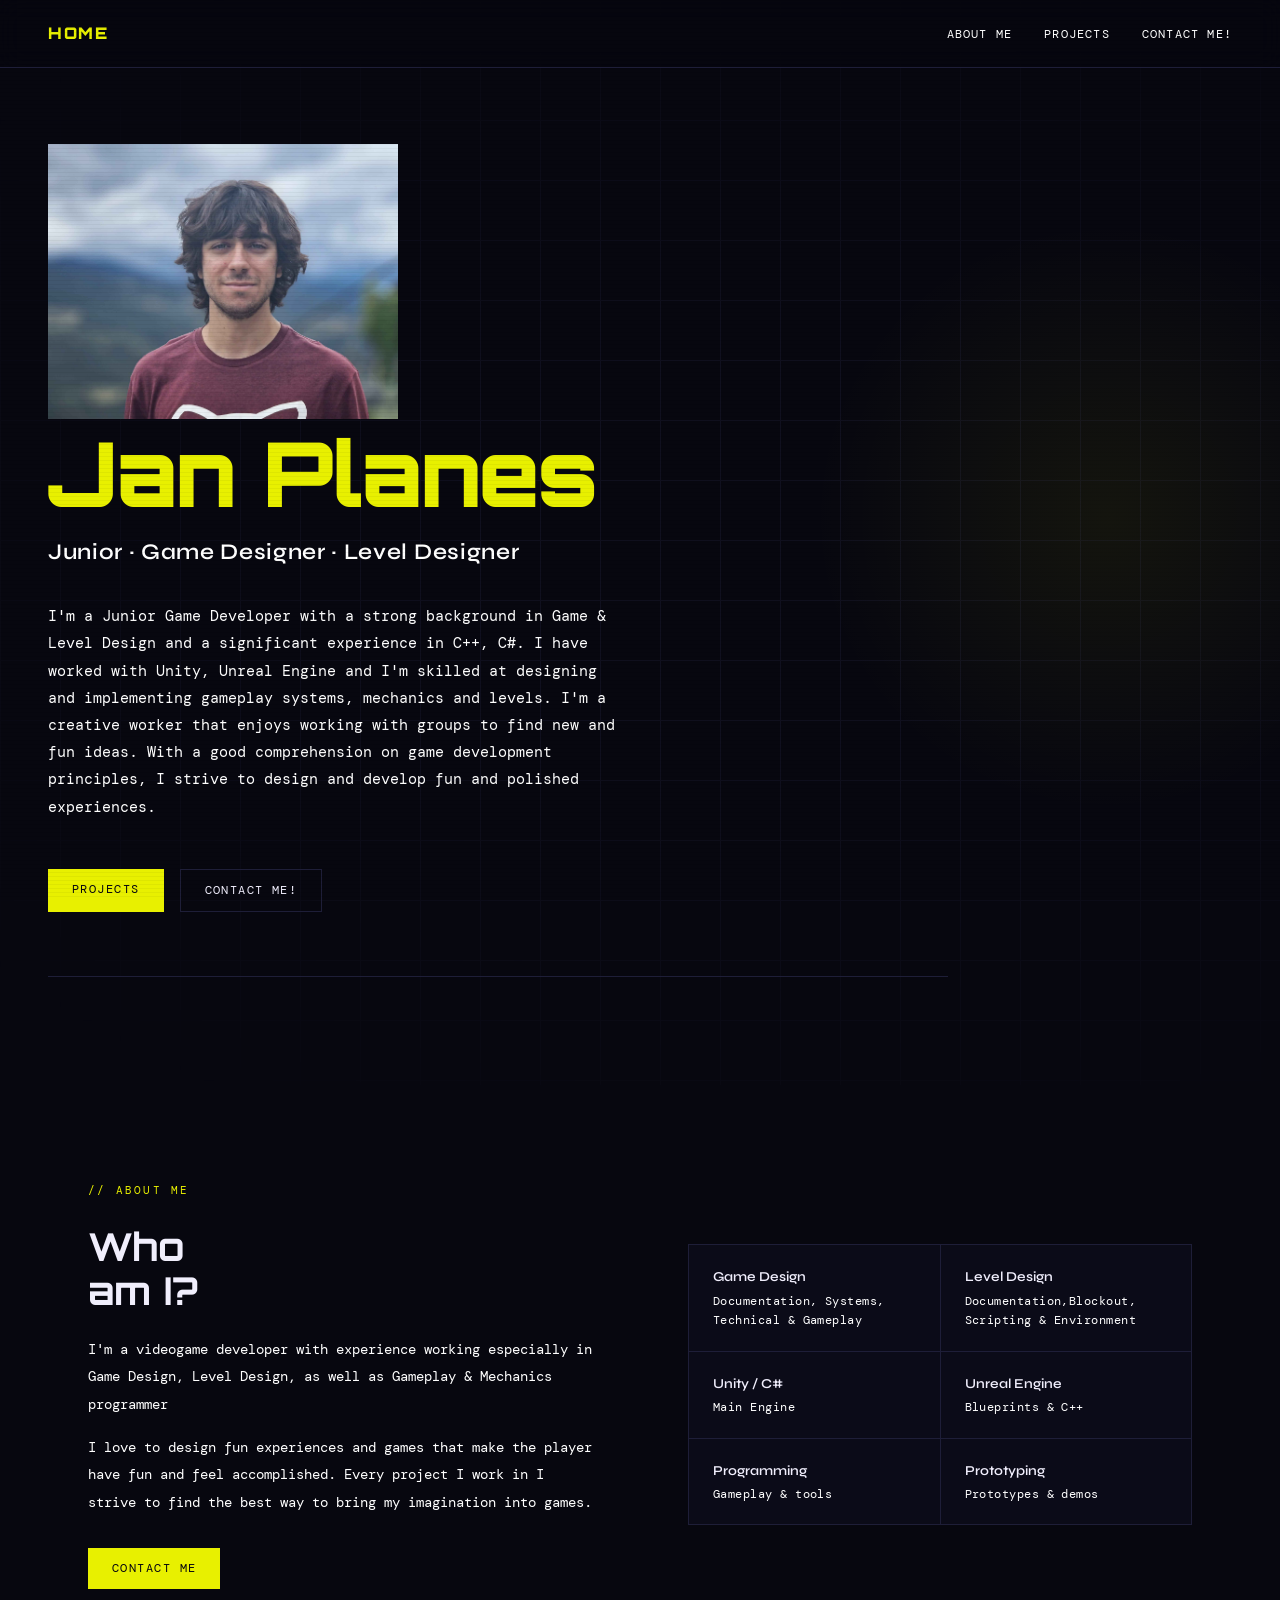
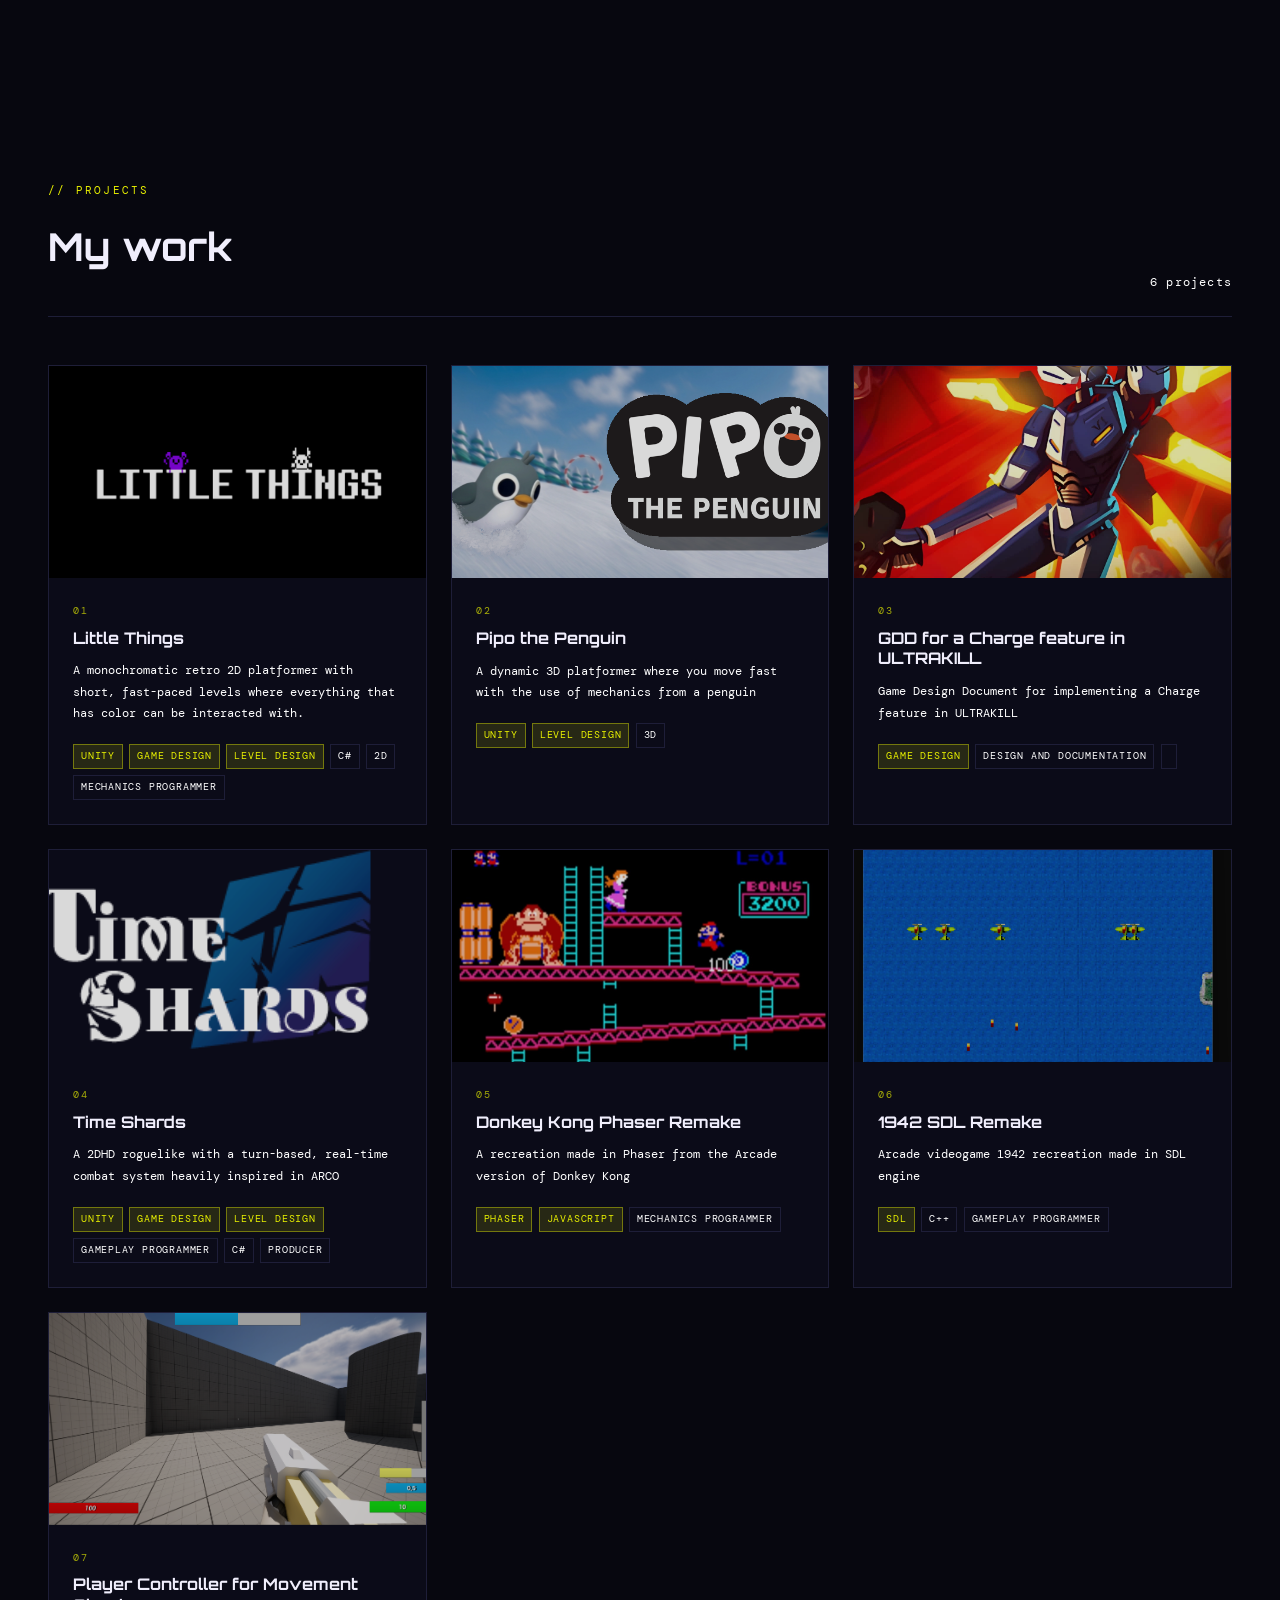
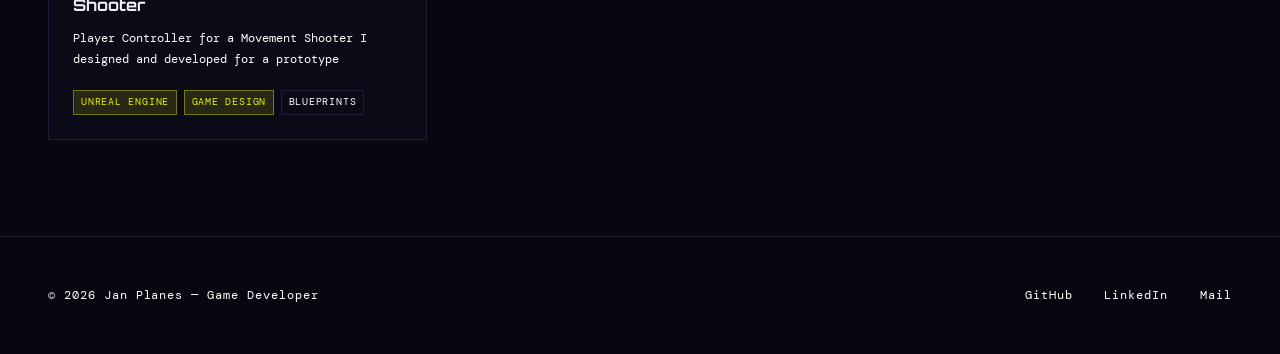
<file: index.html>
<!DOCTYPE html>
<html lang="es">
<head>
<meta charset="UTF-8">
<meta name="viewport" content="width=device-width, initial-scale=1.0">
<title>Portfolio Jan Planes</title>
<link rel="preconnect" href="https://fonts.googleapis.com">
<link href="https://fonts.googleapis.com/css2?family=Orbitron:wght@400;700;900&family=DM+Mono:ital,wght@0,300;0,400;1,300&family=Syne:wght@400;600;800&display=swap" rel="stylesheet">
<style>
  *, *::before, *::after { box-sizing: border-box; margin: 0; padding: 0; }

  :root {
    --bg: #07070f;
    --surface: #0e0e1c;
    --border: #1e1e38;
    --accent: #e8f000;
    --accent-dim: rgba(232,240,0,0.12);
    --text: #f0eefc;
    --muted: hsl(0, 0%, 100%);
    --card-bg: #0b0b18;
  }

  html { scroll-behavior: smooth; }

  body {
    background: var(--bg);
    color: var(--text);
    font-family: 'DM Mono', monospace;
    font-size: 15px;
    line-height: 1.7;
    overflow-x: hidden;
  }

  /* Scanlines overlay */
  body::before {
    content: '';
    position: fixed;
    inset: 0;
    background: repeating-linear-gradient(
      0deg,
      transparent,
      transparent 3px,
      rgba(0,0,0,0.04) 3px,
      rgba(0,0,0,0.04) 4px
    );
    pointer-events: none;
    z-index: 1000;
  }

  /* ─── NAV ─── */
  nav {
    position: fixed;
    top: 0; left: 0; right: 0;
    z-index: 100;
    display: flex;
    justify-content: space-between;
    align-items: center;
    padding: 1.25rem 3rem;
    background: rgba(7,7,15,0.85);
    backdrop-filter: blur(12px);
    border-bottom: 1px solid var(--border);
  }

  .nav-logo {
    font-family: 'Orbitron', monospace;
    font-weight: 900;
    font-size: 1rem;
    color: var(--accent);
    letter-spacing: 0.1em;
    text-decoration: none;
  }

  .nav-links { display: flex; gap: 2rem; list-style: none; }
  .nav-links a {
    font-family: 'DM Mono', monospace;
    font-size: 0.75rem;
    color: var(--muted);
    text-decoration: none;
    letter-spacing: 0.1em;
    text-transform: uppercase;
    transition: color 0.2s;
  }
  .nav-links a:hover { color: var(--accent); }

  /* ─── HERO ─── */
  .hero {
    min-height: 100vh;
    display: flex;
    flex-direction: column;
    justify-content: center;
    padding: 8rem 3rem 4rem;
    position: relative;
    overflow: hidden;
  }

  .hero-grid-bg {
    position: absolute;
    inset: 0;
    background-image:
      linear-gradient(var(--border) 1px, transparent 1px),
      linear-gradient(90deg, var(--border) 1px, transparent 1px);
    background-size: 60px 60px;
    opacity: 0.4;
    mask-image: radial-gradient(ellipse 80% 60% at 60% 50%, black 30%, transparent 100%);
  }

  .hero-glow {
    position: absolute;
    top: 20%; right: -10%;
    width: 600px; height: 600px;
    background: radial-gradient(circle, rgba(232,240,0,0.06) 0%, transparent 70%);
    pointer-events: none;
  }

  .hero-content { position: relative; z-index: 1; max-width: 900px; }

  .hero-tag {
    display: inline-block;
    font-family: 'DM Mono', monospace;
    font-size: 0.7rem;
    letter-spacing: 0.2em;
    text-transform: uppercase;
    color: var(--accent);
    border: 1px solid var(--accent);
    padding: 0.3em 0.9em;
    margin-bottom: 2rem;
    animation: fadeUp 0.6s ease both;
  }

  h1.hero-name {
    font-family: 'Orbitron', monospace;
    font-weight: 900;
    font-size: clamp(2.8rem, 7vw, 6rem);
    line-height: 1.0;
    letter-spacing: -0.02em;
    color: var(--text);
    animation: fadeUp 0.6s 0.1s ease both;
  }

  h1.hero-name span { color: var(--accent); }

  .hero-role {
    font-family: 'Syne', sans-serif;
    font-size: clamp(1rem, 2.5vw, 1.4rem);
    font-weight: 600;
    color: var(--muted);
    margin-top: 1rem;
    letter-spacing: 0.03em;
    animation: fadeUp 0.6s 0.2s ease both;
  }

  .hero-desc {
    max-width: 580px;
    margin-top: 2rem;
    font-size: 0.92rem;
    color: var(--muted);
    line-height: 1.85;
    animation: fadeUp 0.6s 0.3s ease both;
  }

  .hero-cta {
    display: flex;
    gap: 1rem;
    margin-top: 3rem;
    animation: fadeUp 0.6s 0.4s ease both;
  }

  .btn {
    display: inline-block;
    font-family: 'DM Mono', monospace;
    font-size: 0.75rem;
    letter-spacing: 0.12em;
    text-transform: uppercase;
    padding: 0.85em 2em;
    text-decoration: none;
    transition: all 0.2s;
    cursor: pointer;
    border: none;
  }

  .btn-primary {
    background: var(--accent);
    color: var(--bg);
    font-weight: 400;
  }
  .btn-primary:hover { background: #fff; }

  .btn-ghost {
    background: transparent;
    color: var(--text);
    border: 1px solid var(--border);
  }
  .btn-ghost:hover { border-color: var(--accent); color: var(--accent); }

  .hero-stats {
    display: flex;
    gap: 3rem;
    margin-top: 4rem;
    padding-top: 2.5rem;
    border-top: 1px solid var(--border);
    animation: fadeUp 0.6s 0.5s ease both;
  }

  .stat-num {
    font-family: 'Orbitron', monospace;
    font-size: 1.8rem;
    font-weight: 700;
    color: var(--accent);
  }
  .stat-label {
    font-size: 0.7rem;
    letter-spacing: 0.1em;
    text-transform: uppercase;
    color: var(--muted);
    margin-top: 0.25rem;
  }

  /* ─── ABOUT ─── */
  .about {
    padding: 6rem 3rem;
    display: grid;
    grid-template-columns: 1fr 1fr;
    gap: 6rem;
    max-width: 1200px;
    margin: 0 auto;
    align-items: center;
  }

  .section-label {
    font-family: 'DM Mono', monospace;
    font-size: 0.7rem;
    letter-spacing: 0.2em;
    text-transform: uppercase;
    color: var(--accent);
    margin-bottom: 1.5rem;
  }

  h2.section-title {
    font-family: 'Orbitron', monospace;
    font-weight: 700;
    font-size: clamp(1.6rem, 3vw, 2.4rem);
    line-height: 1.15;
    color: var(--text);
    margin-bottom: 1.5rem;
  }

  .about-text p {
    color: var(--muted);
    font-size: 0.9rem;
    line-height: 1.9;
    margin-bottom: 1rem;
  }

  .skills-grid {
    display: grid;
    grid-template-columns: 1fr 1fr;
    gap: 1px;
    background: var(--border);
    border: 1px solid var(--border);
  }

  .skill-item {
    background: var(--card-bg);
    padding: 1.25rem 1.5rem;
    transition: background 0.2s;
  }
  .skill-item:hover { background: var(--surface); }

  .skill-name {
    font-family: 'Syne', sans-serif;
    font-weight: 600;
    font-size: 0.85rem;
    color: var(--text);
    margin-bottom: 0.2rem;
  }
  .skill-desc {
    font-size: 0.72rem;
    color: var(--muted);
    letter-spacing: 0.04em;
  }

  /* ─── PROJECTS ─── */
  #projects {
    padding: 6rem 3rem;
    max-width: 1300px;
    margin: 0 auto;
  }

  .section-header {
    display: flex;
    justify-content: space-between;
    align-items: flex-end;
    margin-bottom: 3rem;
    padding-bottom: 1.5rem;
    border-bottom: 1px solid var(--border);
  }

  .projects-grid {
    display: grid;
    grid-template-columns: repeat(3, 1fr);
    gap: 1.5rem;
  }

  .project-card {
    background: var(--card-bg);
    border: 1px solid var(--border);
    cursor: pointer;
    text-decoration: none;
    color: inherit;
    display: block;
    position: relative;
    overflow: hidden;
    transition: transform 0.3s ease, border-color 0.3s ease;
  }

  .project-card:hover {
    transform: translateY(-4px);
    border-color: var(--accent);
  }

  .project-card::after {
    content: '';
    position: absolute;
    inset: 0;
    background: linear-gradient(135deg, rgba(232,240,0,0.04) 0%, transparent 60%);
    opacity: 0;
    transition: opacity 0.3s;
    pointer-events: none;
  }
  .project-card:hover::after { opacity: 1; }

  .project-thumb {
    width: 100%;
    aspect-ratio: 16/9;
    object-fit: cover;
    display: block;
    filter: brightness(0.85) saturate(0.9);
    transition: filter 0.3s;
  }
  .project-card:hover .project-thumb { filter: brightness(1) saturate(1.1); }

  /* Placeholder image style */
  .thumb-placeholder {
    width: 100%;
    aspect-ratio: 16/9;
    display: flex;
    align-items: center;
    justify-content: center;
    font-family: 'Orbitron', monospace;
    font-size: 2rem;
    font-weight: 900;
    letter-spacing: 0.05em;
    color: rgba(232,240,0,0.15);
    position: relative;
    overflow: hidden;
  }
  .thumb-placeholder::before {
    content: '';
    position: absolute;
    inset: 0;
    background-image:
      linear-gradient(rgba(232,240,0,0.04) 1px, transparent 1px),
      linear-gradient(90deg, rgba(232,240,0,0.04) 1px, transparent 1px);
    background-size: 24px 24px;
  }

  .project-body { padding: 1.5rem; }

  .project-number {
    font-family: 'DM Mono', monospace;
    font-size: 0.65rem;
    letter-spacing: 0.2em;
    color: var(--accent);
    margin-bottom: 0.5rem;
    opacity: 0.7;
  }

  .project-title {
    font-family: 'Orbitron', monospace;
    font-weight: 700;
    font-size: 1rem;
    color: var(--text);
    margin-bottom: 0.75rem;
    line-height: 1.3;
  }

  .project-desc {
    font-size: 0.78rem;
    color: var(--muted);
    line-height: 1.7;
    margin-bottom: 1.25rem;
    display: -webkit-box;
    -webkit-line-clamp: 3;
    -webkit-box-orient: vertical;
    overflow: hidden;
  }

  .project-tags {
    display: flex;
    flex-wrap: wrap;
    gap: 0.4rem;
  }

  .tag {
    font-family: 'DM Mono', monospace;
    font-size: 0.62rem;
    letter-spacing: 0.08em;
    text-transform: uppercase;
    padding: 0.3em 0.7em;
    border: 1px solid var(--border);
    color: var(--muted);
    transition: border-color 0.2s, color 0.2s;
  }
  .project-card:hover .tag { border-color: rgba(232,240,0,0.3); color: var(--accent); }

  .tag.accent {
    border-color: rgba(232,240,0,0.4);
    color: var(--accent);
    background: var(--accent-dim);
  }

  .project-arrow {
    position: absolute;
    top: 1rem; right: 1rem;
    font-size: 1.1rem;
    color: var(--accent);
    opacity: 0;
    transform: translate(-4px, 4px);
    transition: opacity 0.2s, transform 0.2s;
  }
  .project-card:hover .project-arrow { opacity: 1; transform: translate(0,0); }

  /* ─── FOOTER ─── */
  footer {
    border-top: 1px solid var(--border);
    padding: 3rem;
    display: flex;
    justify-content: space-between;
    align-items: center;
    color: var(--muted);
    font-size: 0.75rem;
    letter-spacing: 0.08em;
    max-width: 1300px;
    margin: 0 auto;
  }

  .footer-links { display: flex; gap: 2rem; }
  .footer-links a { color: var(--muted); text-decoration: none; }
  .footer-links a:hover { color: var(--accent); }

  /* ─── ANIMATIONS ─── */
  @keyframes fadeUp {
    from { opacity: 0; transform: translateY(20px); }
    to   { opacity: 1; transform: translateY(0); }
  }

  .reveal {
    opacity: 0;
    transform: translateY(24px);
    transition: opacity 0.6s ease, transform 0.6s ease;
  }
  .reveal.visible { opacity: 1; transform: translateY(0); }

  /* ─── RESPONSIVE ─── */
  @media (max-width: 900px) {
    nav { padding: 1rem 1.5rem; }
    .nav-links { display: none; }
    .hero { padding: 6rem 1.5rem 3rem; }
    .about { grid-template-columns: 1fr; gap: 3rem; padding: 4rem 1.5rem; }
    #projects { padding: 4rem 1.5rem; }
    .projects-grid { grid-template-columns: 1fr 1fr; }
    .section-header { flex-direction: column; align-items: flex-start; gap: 1rem; }
    .hero-stats { gap: 2rem; }
    footer { flex-direction: column; gap: 1rem; text-align: center; padding: 2rem 1.5rem; }
  }

  @media (max-width: 600px) {
    .projects-grid { grid-template-columns: 1fr; }
    .skills-grid { grid-template-columns: 1fr; }
  }
</style>
</head>
<body>

<!-- NAV -->
<nav>
  <a href="index.html" class="nav-logo">HOME</a>
  <ul class="nav-links">
    <li><a href="#about">About me</a></li>
    <li><a href="#projects">Projects</a></li>
    <li><a href="mailto:janplanesmazcu@gmail.com">Contact me!</a></li>
  </ul>
</nav>

<!-- HERO -->
<section class="hero" id="home">
  <div class="hero-grid-bg"></div>
  <div class="hero-glow"></div>

  <div class="hero-content">
    
<img src="images/ME.png" alt="Jan Planes" style="width: 350px; height: 275px;  margin-top: 1rem;">
    <div style="display:flex; align-items:center; justify-content:space-between; gap:500px; width:100%;">
  <h1 class="hero-name" style="margin:0; flex: 1; min-width: 300px;">
    
    
    <span>Jan Planes</span>
  </h1>
 
</div>

    
    <p class="hero-role">Junior · Game Designer · Level Designer</p>
      
    <p class="hero-desc">
      I'm a Junior Game Developer with a strong background in Game & Level Design and a significant experience in C++, C#.
      I have worked with Unity, Unreal Engine and I'm skilled at designing and implementing gameplay systems, mechanics and levels.
      I'm a creative worker that enjoys working with groups to find new and fun ideas.
      With a good comprehension on game development principles, I strive to design and develop fun and polished experiences.
    </p>

    <div class="hero-cta">
      <a href="#projects" class="btn btn-primary"><span>Projects</span> </a>
      <a href="mailto:janplanesmazcu@gmail.com" class="btn btn-ghost"><span>Contact me!</span></a>
    </div>

    <div class="hero-stats">
      <div>
        <div class="stat-num"></div>
        <div class="stat-label"></div>
      </div>
      <div>
        <div class="stat-num"></div>
        <div class="stat-label"> </div>
      </div>
      <div>
        <div class="stat-num"></div>
        <div class="stat-label"></div>
      </div>
    </div>
  </div>
</section>

<!-- ABOUT -->
<section class="about" id="about">
  <div class="about-text reveal">
    <div class="section-label">// About me</div>
    <h2 class="section-title">Who<br>am I?</h2>
    <p>
      I'm a videogame developer with experience working especially in <span>Game Design</span>, <span>Level Design</span>, as well as <span>Gameplay & Mechanics programmer</span>
    </p>
    <p>
      I love to design fun experiences and games that make the player have fun
      and feel accomplished. Every project I work in I strive to find the best way to bring my imagination into games.
    </p>
    <div style="margin-top:2rem">
      <a href="mailto:janplanesmazcu@gmail.com" class="btn btn-primary">Contact me</a>
    </div>
  </div>

  <div class="skills-grid reveal">

    <div class="skill-item">
      <div class="skill-name">Game Design</div>
      <div class="skill-desc">Documentation, Systems, Technical & Gameplay</div>
    </div>
    <div class="skill-item">
      <div class="skill-name">Level Design</div>
      <div class="skill-desc">Documentation,Blockout, Scripting & Environment</div>
    </div>
    <div class="skill-item">
      <div class="skill-name">Unity / C#</div>
      <div class="skill-desc">Main Engine</div>
    </div>
    <div class="skill-item">
      <div class="skill-name">Unreal Engine</div>
      <div class="skill-desc">Blueprints & C++</div>
    </div>
    <div class="skill-item">
      <div class="skill-name">Programming</div>
      <div class="skill-desc">Gameplay & tools</div>
    </div>
    <div class="skill-item">
      <div class="skill-name">Prototyping</div>
      <div class="skill-desc">Prototypes & demos</div>
    </div>
  </div>
</section>

<!-- PROJECTS -->
<section id="projects">
  <div class="section-header reveal">
    <div>
      <div class="section-label">// projects</div>
      <h2 class="section-title">My work</h2>
    </div>
    <div style="color:var(--muted);font-size:0.75rem;letter-spacing:0.1em">6 projects</div>
  </div>

  <div class="projects-grid">

    <a href="project.html?id=0" class="project-card reveal">
      <img src="images/LT_MAIN.png" alt="Little Things" class = "project-thumb">
      <span class="project-arrow">↗</span>
      <div class="project-body">
        <div class="project-number">01</div>
        <div class="project-title">Little Things</div>
        <p class="project-desc">
         A monochromatic retro 2D platformer with short, 
         fast-paced levels where everything that has color can be interacted with.
        </p>
        <div class="project-tags">
          <span class="tag accent">Unity</span>
          <span class="tag accent">Game Design</span>
          <span class="tag accent">Level Design</span>
          <span class="tag">C#</span>
          <span class="tag">2D</span>
          <span class="tag">Mechanics Programmer</span>
        </div>
      </div>
    </a>

    <a href="project.html?id=1" class="project-card reveal">
      <img src="images/PP_LOGO.png" alt="Pipo the Penguin" class = "project-thumb">
      <span class="project-arrow">↗</span>
      <div class="project-body">
        <div class="project-number">02</div>
        <div class="project-title">Pipo the Penguin</div>
        <p class="project-desc">
          A dynamic 3D platformer where you move fast with 
          the use of mechanics from a penguin
        </p>
        <div class="project-tags">
          <span class="tag accent">Unity</span>
          <span class="tag accent">Level Design</span>
          <span class="tag">3D</span>
        </div>
      </div>
    </a>
<a href="project.html?id=2" class="project-card reveal">
      <img src="images/UK_Top.jpg" alt="Little Things" class = "project-thumb">
      <span class="project-arrow">↗</span>
      <div class="project-body">
        <div class="project-number">03</div>
        <div class="project-title">GDD for a Charge feature in ULTRAKILL</div>
        <p class="project-desc">
          Game Design Document for implementing a Charge feature in ULTRAKILL
        </p>
        <div class="project-tags">
          <span class="tag accent">Game Design</span>
          <span class="tag">Design and Documentation</span>
          <span class="tag"></span>
        </div>
      </div>
    </a>
    <a href="project.html?id=3" class="project-card reveal">
      <img src="images/TS_LOGO_2.png" alt="Little Things" class = "project-thumb">
      <span class="project-arrow">↗</span>
      <div class="project-body">
        <div class="project-number">04</div>
        <div class="project-title">Time Shards</div>
        <p class="project-desc">
          A 2DHD roguelike with a turn-based, real-time combat system
          heavily inspired in ARCO
        </p>
        <div class="project-tags">
          <span class="tag accent">Unity</span>
          <span class="tag accent">Game Design</span>
          <span class="tag accent">Level Design</span>
          <span class="tag">Gameplay Programmer</span>
          <span class="tag">C#</span>
          <span class="tag">Producer</span>
          
        </div>
      </div>
    </a>

    <a href="project.html?id=4" class="project-card reveal">
      <img src="images/DK_MAIN.png" alt="Little Things" class = "project-thumb">
      <span class="project-arrow">↗</span>
      <div class="project-body">
        <div class="project-number">05</div>
        <div class="project-title">Donkey Kong Phaser Remake</div>
        <p class="project-desc">
          A recreation made in Phaser from the Arcade version of Donkey Kong
        </p>
        <div class="project-tags">
          <span class="tag accent">Phaser</span>
          <span class="tag accent">Javascript</span>
          <span class="tag">Mechanics Programmer</span>
        </div>
      </div>
    </a>

    <a href="project.html?id=5" class="project-card reveal">
      <img src="images/1942_SC_1.png" alt="Little Things" class = "project-thumb">
      <span class="project-arrow">↗</span>
      <div class="project-body">
        <div class="project-number">06</div>
        <div class="project-title">1942 SDL Remake</div>
        <p class="project-desc">
          Arcade videogame 1942 recreation made in SDL engine
        </p>
        <div class="project-tags">
          <span class="tag accent">SDL</span>
          <span class="tag">C++</span>
          <span class="tag">Gameplay Programmer</span>
        </div>
      </div>
    </a>

    

    <a href="project.html?id=6" class="project-card reveal">
      <img src="images/MS_SC_1.png" alt="Little Things" class = "project-thumb">
      <span class="project-arrow">↗</span>
      <div class="project-body">
        <div class="project-number">07</div>
        <div class="project-title">Player Controller for Movement Shooter</div>
        <p class="project-desc">
          Player Controller for a Movement Shooter I designed and developed for a prototype
        </p>
        <div class="project-tags">
          <span class="tag accent">Unreal Engine</span>
          <span class="tag accent">Game Design</span>
          <span class="tag">BluePrints</span>
          
        </div>
      </div>
    </a>

  </div>
</section>

<!-- FOOTER -->
<footer>
  <span>© 2026 Jan Planes — Game Developer</span>
  <div class="footer-links">
    <a href="https://github.com/janplanes11" target="_blank">GitHub</a>
    <a href="https://www.linkedin.com/in/jan-planes-mazcunan-2992712b0/" target="_blank">LinkedIn</a>
    <a href="mailto:janplanesmazcu@gmail.com">Mail</a>
  </div>
</footer>

<script>
  // Scroll reveal
  const observer = new IntersectionObserver((entries) => {
    entries.forEach(e => {
      if (e.isIntersecting) {
        e.target.classList.add('visible');
        observer.unobserve(e.target);
      }
    });
  }, { threshold: 0.1 });

  document.querySelectorAll('.reveal').forEach((el, i) => {
    el.style.transitionDelay = (i % 3 * 0.07) + 's';
    observer.observe(el);
  });
</script>
</body>
</html>
</file>
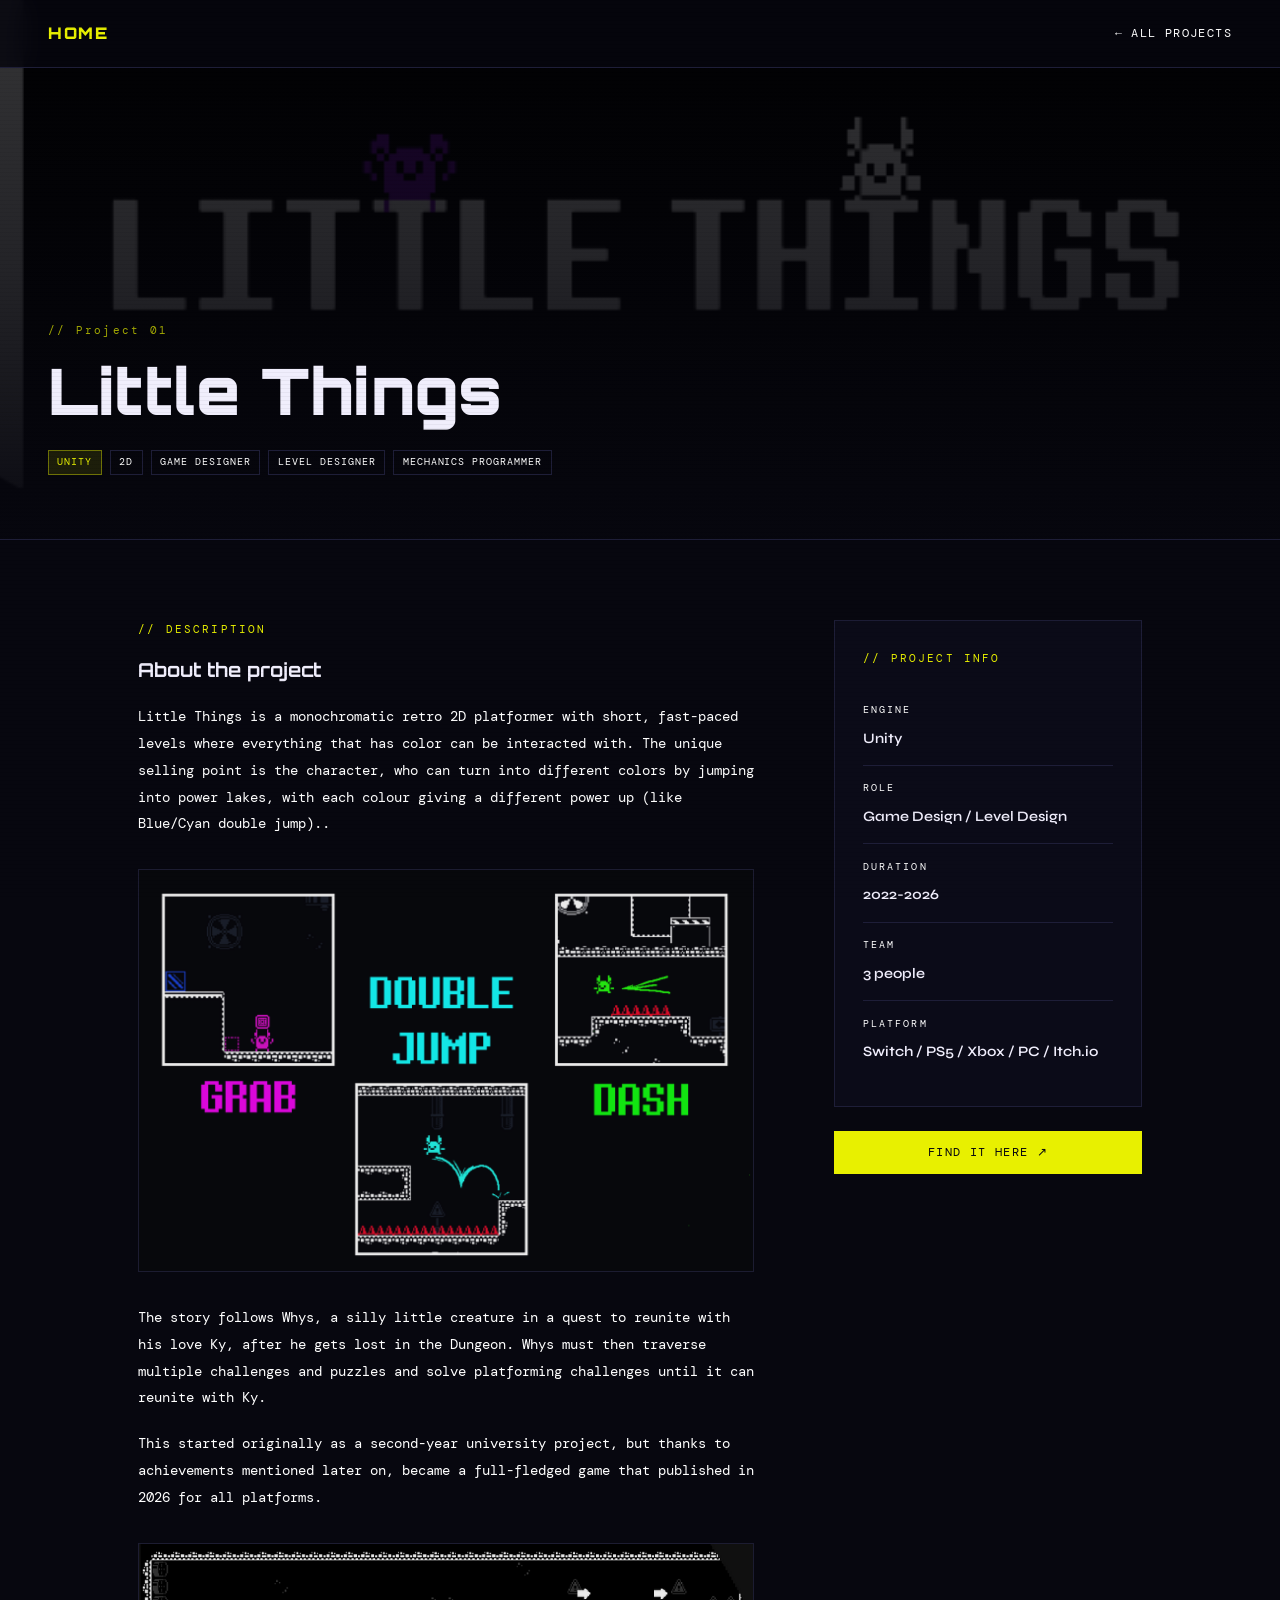
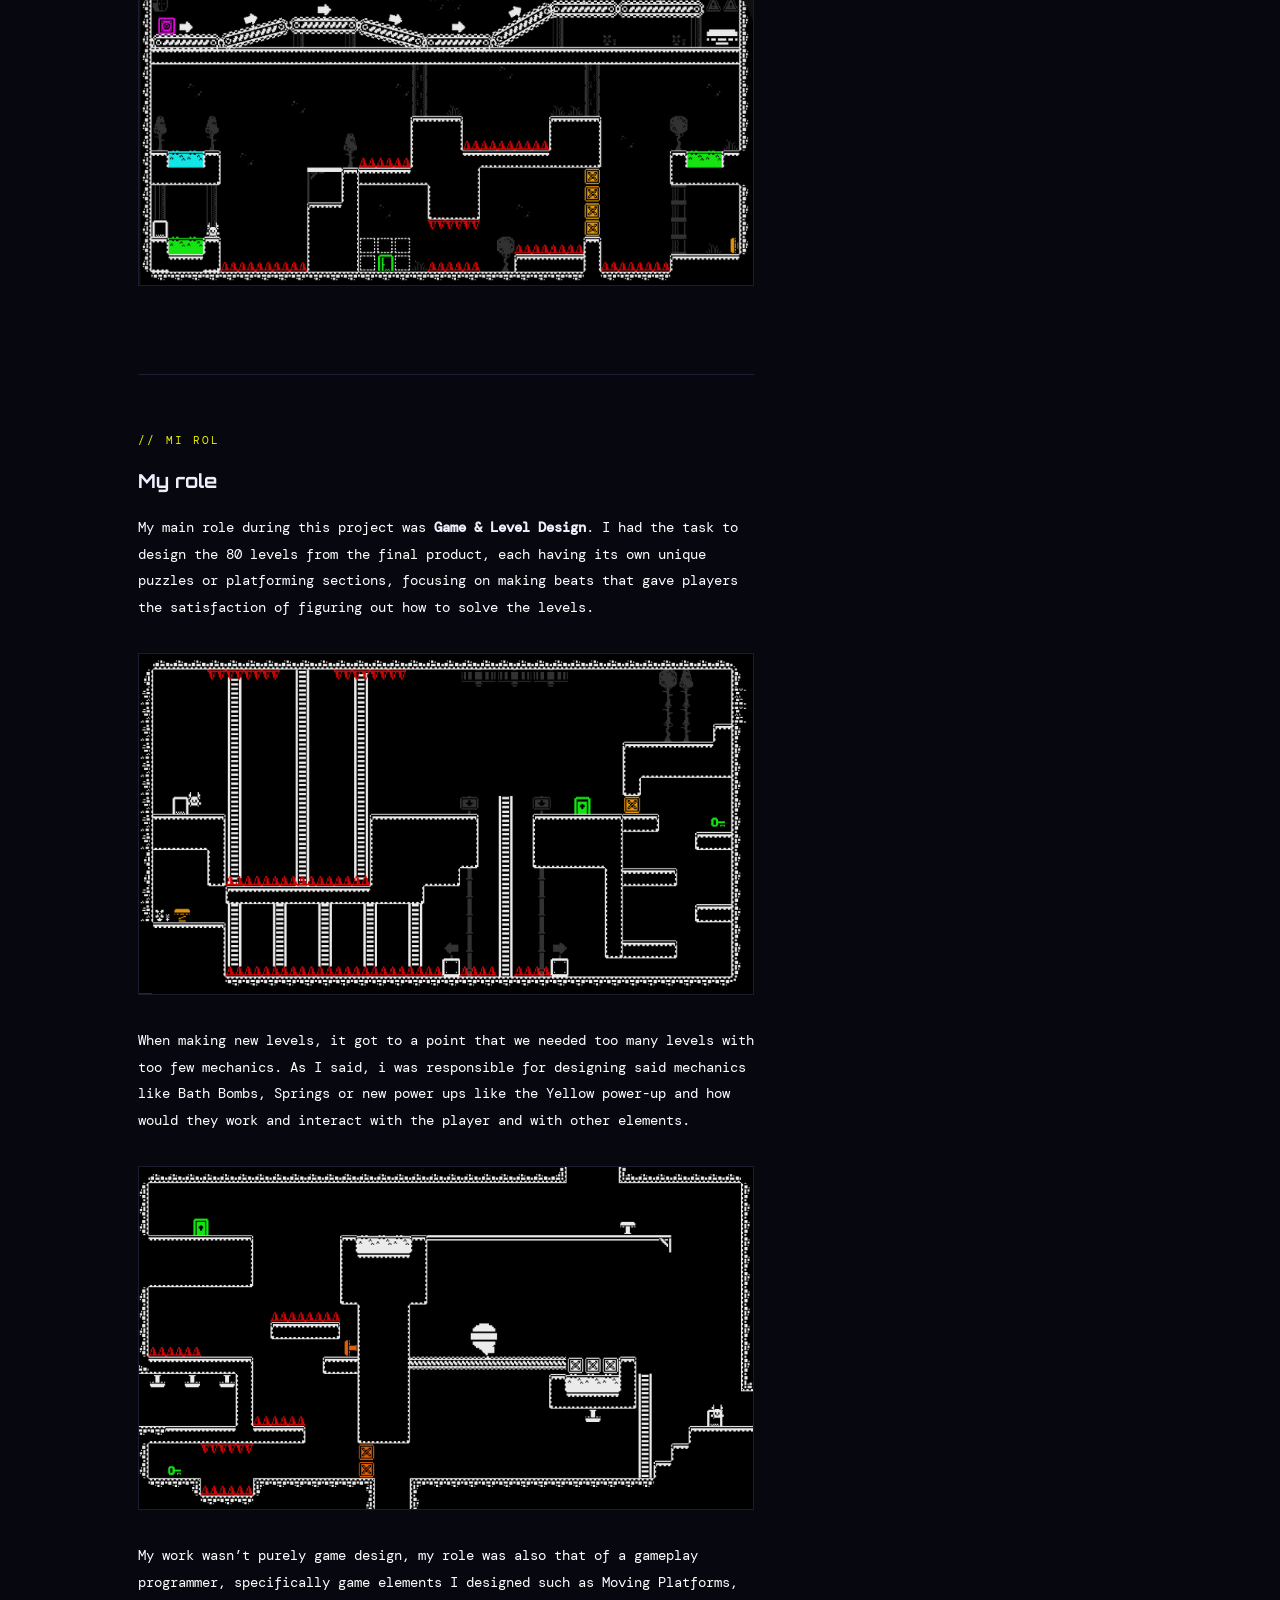
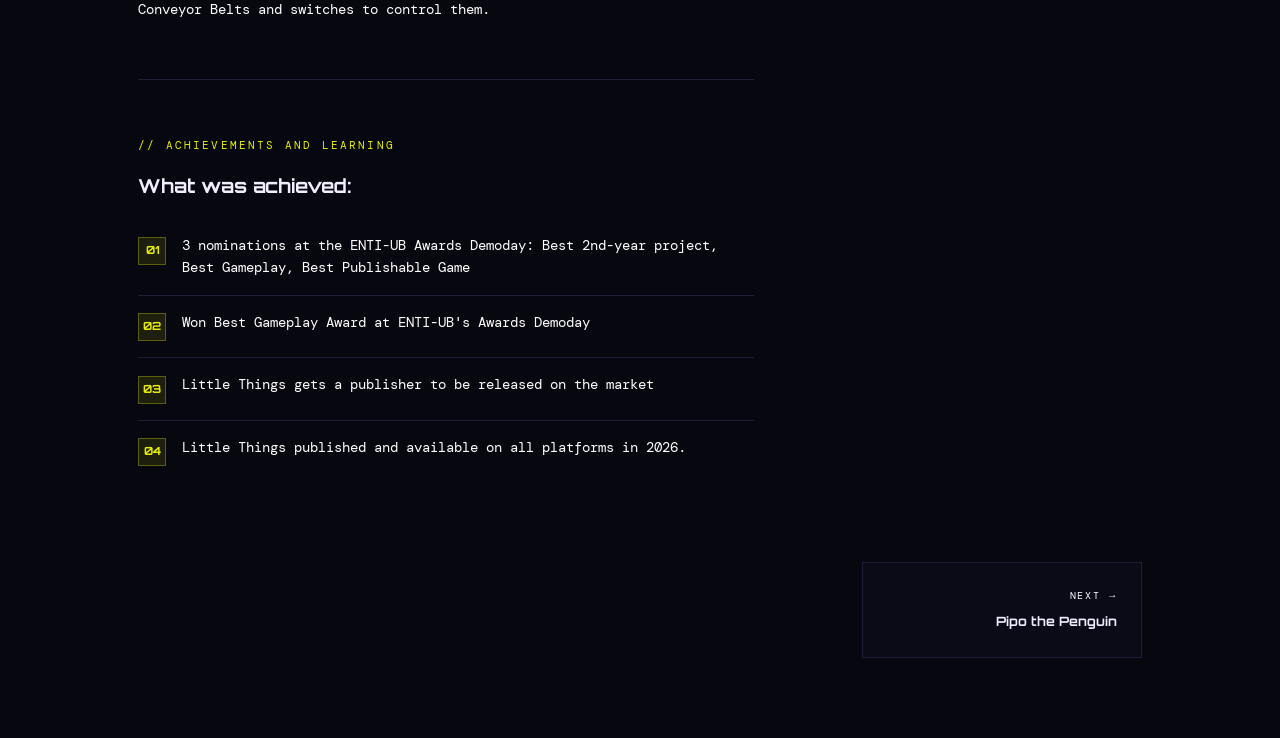
<file: project.html>
<!DOCTYPE html>
<html lang="es">
<head>
<meta charset="UTF-8">
<meta name="viewport" content="width=device-width, initial-scale=1.0">
<title>My Portfolio</title>
<link rel="preconnect" href="https://fonts.googleapis.com">
<link href="https://fonts.googleapis.com/css2?family=Orbitron:wght@400;700;900&family=DM+Mono:ital,wght@0,300;0,400;1,300&family=Syne:wght@400;600;800&display=swap" rel="stylesheet">
<style>
  *, *::before, *::after { box-sizing: border-box; margin: 0; padding: 0; }

  :root {
    --bg: #07070f;
    --surface: #0e0e1c;
    --border: #1e1e38;
    --accent: #e8f000;
    --accent-dim: rgba(232,240,0,0.10);
    --text: #f0eefc;
    --muted: hsl(0, 0%, 100%);
    --card-bg: #0b0b18;
  }

  html { scroll-behavior: smooth; }

  body {
    background: var(--bg);
    color: var(--text);
    font-family: 'DM Mono', monospace;
    font-size: 15px;
    line-height: 1.7;
    overflow-x: hidden;
  }

  body::before {
    content: '';
    position: fixed;
    inset: 0;
    background: repeating-linear-gradient(
      0deg,
      transparent,
      transparent 3px,
      rgba(0,0,0,0.04) 3px,
      rgba(0,0,0,0.04) 4px
    );
    pointer-events: none;
    z-index: 1000;
  }

  /* ─── NAV ─── */
  nav {
    position: fixed;
    top: 0; left: 0; right: 0;
    z-index: 100;
    display: flex;
    justify-content: space-between;
    align-items: center;
    padding: 1.25rem 3rem;
    background: rgba(7,7,15,0.85);
    backdrop-filter: blur(12px);
    border-bottom: 1px solid var(--border);
  }

  .nav-logo {
    font-family: 'Orbitron', monospace;
    font-weight: 900;
    font-size: 1rem;
    color: var(--accent);
    letter-spacing: 0.1em;
    text-decoration: none;
  }

  .nav-back {
    display: flex;
    align-items: center;
    gap: 0.5rem;
    font-family: 'DM Mono', monospace;
    font-size: 0.72rem;
    letter-spacing: 0.12em;
    text-transform: uppercase;
    color: var(--muted);
    text-decoration: none;
    transition: color 0.2s;
  }
  .nav-back:hover { color: var(--accent); }
  .nav-back::before { content: '←'; }

  /* ─── HERO ─── */
  .project-hero {
    min-height: 60vh;
    display: flex;
    flex-direction: column;
    justify-content: flex-end;
    padding: 8rem 3rem 4rem;
    position: relative;
    overflow: hidden;
    border-bottom: 1px solid var(--border);
  }

  .hero-cover {
    position: absolute;
    inset: 0;
    width: 100%; height: 100%;
    object-fit: cover;
    filter: brightness(0.25) saturate(0.7);
  }

  .hero-cover-placeholder {
    position: absolute;
    inset: 0;
    display: flex;
    align-items: center;
    justify-content: center;
    font-family: 'Orbitron', monospace;
    font-weight: 900;
    font-size: 12vw;
    color: rgba(232,240,0,0.05);
    overflow: hidden;
  }
  .hero-cover-placeholder::before {
    content: '';
    position: absolute;
    inset: 0;
    background-image:
      linear-gradient(rgba(232,240,0,0.03) 1px, transparent 1px),
      linear-gradient(90deg, rgba(232,240,0,0.03) 1px, transparent 1px);
    background-size: 48px 48px;
  }

  .hero-overlay {
    position: absolute;
    inset: 0;
    background: linear-gradient(to top, rgba(7,7,15,0.95) 0%, rgba(7,7,15,0.5) 50%, rgba(7,7,15,0.2) 100%);
  }

  .project-hero-content {
    position: relative;
    z-index: 1;
    max-width: 900px;
    animation: fadeUp 0.6s ease both;
  }

  .project-number-tag {
    font-family: 'DM Mono', monospace;
    font-size: 0.7rem;
    letter-spacing: 0.2em;
    color: var(--accent);
    margin-bottom: 1rem;
    opacity: 0.7;
  }

  h1.project-title {
    font-family: 'Orbitron', monospace;
    font-weight: 900;
    font-size: clamp(2rem, 5vw, 4rem);
    line-height: 1.1;
    color: var(--text);
    margin-bottom: 1.5rem;
  }

  .project-meta-tags {
    display: flex;
    flex-wrap: wrap;
    gap: 0.5rem;
  }

  .tag {
    font-family: 'DM Mono', monospace;
    font-size: 0.62rem;
    letter-spacing: 0.1em;
    text-transform: uppercase;
    padding: 0.3em 0.85em;
    border: 1px solid var(--border);
    color: var(--muted);
  }
  .tag.accent {
    border-color: rgba(232,240,0,0.4);
    color: var(--accent);
    background: var(--accent-dim);
  }

  /* ─── CONTENT ─── */
  .project-content {
    max-width: 1100px;
    margin: 0 auto;
    padding: 5rem 3rem;
  }

  .content-grid {
    display: grid;
    grid-template-columns: 2fr 1fr;
    gap: 5rem;
    align-items: start;
  }

  .section-label {
    font-family: 'DM Mono', monospace;
    font-size: 0.68rem;
    letter-spacing: 0.2em;
    text-transform: uppercase;
    color: var(--accent);
    margin-bottom: 1.25rem;
  }

  h2.block-title {
    font-family: 'Orbitron', monospace;
    font-weight: 700;
    font-size: 1.2rem;
    color: var(--text);
    margin-bottom: 1.25rem;
    line-height: 1.3;
  }

  .prose {
    color: var(--muted);
    font-size: 0.88rem;
    line-height: 1.9;
  }
  .prose p { margin-bottom: 1.2rem; }
  .prose p:last-child { margin-bottom: 0; }

  /* ─── Inline screenshots ─── */
  .prose .screenshot {
    display: block;
    margin: 2rem 0;
  }
  .prose .screenshot img {
    width: 100%;
    display: block;
    border: 1px solid var(--border);
    filter: brightness(0.92) saturate(0.9);
    transition: filter 0.3s;
  }
  .prose .screenshot img:hover {
    filter: brightness(1) saturate(1);
  }
  .prose .screenshot figcaption {
    font-size: 0.68rem;
    letter-spacing: 0.1em;
    text-transform: uppercase;
    color: var(--muted);
    margin-top: 0.6rem;
    opacity: 0.7;
  }
  /* Two-column screenshot grid */
  .prose .screenshot-grid {
    display: grid;
    grid-template-columns: 1fr 1fr;
    gap: 1rem;
    margin: 2rem 0;
  }
  .prose .screenshot-grid .screenshot {
    margin: 0;
  }
  @media (max-width: 600px) {
    .prose .screenshot-grid { grid-template-columns: 1fr; }
  }

  .content-block {
    margin-bottom: 3.5rem;
    padding-bottom: 3.5rem;
    border-bottom: 1px solid var(--border);
  }
  .content-block:last-child { margin-bottom: 0; padding-bottom: 0; border-bottom: none; }

  /* Sidebar */
  .sidebar { position: sticky; top: 6rem; }

  .sidebar-card {
    background: var(--card-bg);
    border: 1px solid var(--border);
    padding: 1.75rem;
    margin-bottom: 1.5rem;
  }

  .sidebar-label {
    font-size: 0.65rem;
    letter-spacing: 0.2em;
    text-transform: uppercase;
    color: var(--muted);
    margin-bottom: 0.5rem;
  }

  .sidebar-value {
    font-family: 'Syne', sans-serif;
    font-size: 0.9rem;
    font-weight: 600;
    color: var(--text);
  }

  .sidebar-row {
    padding: 0.85rem 0;
    border-bottom: 1px solid var(--border);
  }
  .sidebar-row:last-child { border-bottom: none; }

  /* Achievements list */
  .achievements-list { list-style: none; }

  .achievements-list li {
    display: flex;
    gap: 1rem;
    padding: 1rem 0;
    border-bottom: 1px solid var(--border);
    font-size: 0.85rem;
    color: var(--muted);
    line-height: 1.6;
  }
  .achievements-list li:last-child { border-bottom: none; }

  .achievement-icon {
    flex-shrink: 0;
    width: 28px; height: 28px;
    background: var(--accent-dim);
    border: 1px solid rgba(232,240,0,0.3);
    display: flex;
    align-items: center;
    justify-content: center;
    font-size: 0.7rem;
    color: var(--accent);
    font-family: 'Orbitron', monospace;
    font-weight: 700;
    margin-top: 0.1rem;
  }

  /* Nav between projects */
  .project-nav {
    max-width: 1100px;
    margin: 0 auto;
    padding: 0 3rem 5rem;
    display: flex;
    justify-content: space-between;
    gap: 1rem;
  }

  .project-nav-link {
    display: flex;
    flex-direction: column;
    gap: 0.4rem;
    text-decoration: none;
    padding: 1.5rem;
    background: var(--card-bg);
    border: 1px solid var(--border);
    flex: 1;
    transition: border-color 0.2s;
    max-width: 280px;
  }
  .project-nav-link:hover { border-color: var(--accent); }

  .nav-link-label {
    font-size: 0.65rem;
    letter-spacing: 0.18em;
    text-transform: uppercase;
    color: var(--muted);
  }
  .nav-link-title {
    font-family: 'Orbitron', monospace;
    font-size: 0.8rem;
    font-weight: 700;
    color: var(--text);
  }

  .project-nav-link.next { text-align: right; margin-left: auto; }
  .project-nav-link.prev .nav-link-label::before { content: '← '; }
  .project-nav-link.next .nav-link-label::after { content: ' →'; }

  /* ─── ANIMATIONS ─── */
  @keyframes fadeUp {
    from { opacity: 0; transform: translateY(20px); }
    to   { opacity: 1; transform: translateY(0); }
  }

  .reveal {
    opacity: 0;
    transform: translateY(24px);
    transition: opacity 0.6s ease, transform 0.6s ease;
  }
  .reveal.visible { opacity: 1; transform: translateY(0); }

  /* ─── RESPONSIVE ─── */
  @media (max-width: 900px) {
    nav { padding: 1rem 1.5rem; }
    .project-hero { padding: 6rem 1.5rem 3rem; }
    .project-content { padding: 3rem 1.5rem; }
    .content-grid { grid-template-columns: 1fr; gap: 2rem; }
    .sidebar { position: static; }
    .project-nav { padding: 0 1.5rem 3rem; }
  }
</style>
</head>
<body>

<nav>
  <a href="index.html" class="nav-logo">HOME</a>
  <a href="index.html#projects" class="nav-back">All Projects</a>
</nav>

<!-- HERO -->
<section class="project-hero" id="project-hero">
  <img class="hero-cover" id="hero-cover-img" src="" alt="" style="display:none">
  <div class="hero-cover-placeholder" id="hero-placeholder"></div>
  <div class="hero-overlay"></div>

  <div class="project-hero-content">
    <div class="project-number-tag" id="project-number"></div>
    <h1 class="project-title" id="project-title">Loading...</h1>
    <div class="project-meta-tags" id="project-tags"></div>
  </div>
</section>

<!-- CONTENT -->
<div class="project-content">
  <div class="content-grid">

    <!-- MAIN COLUMN -->
    <div class="main-col">

      <div class="content-block reveal">
        <div class="section-label">// description</div>
        <h2 class="block-title" id="about-title">About the project</h2>
        <div class="prose" id="project-description">
          <p>Loading...</p>
        </div>
      </div>

      <div class="content-block reveal">
        <div class="section-label">// mi rol</div>
        <h2 class="block-title" id="role-title">My role</h2>
        <div class="prose" id="project-role">
          <p>Loading...</p>
        </div>
      </div>

      <div class="content-block reveal">
        <div class="section-label">// Achievements and learning</div>
        <h2 class="block-title">What was achieved:</h2>
        <ul class="achievements-list" id="project-achievements"></ul>
      </div>

    </div>

    <!-- SIDEBAR -->
    <aside class="sidebar reveal">

      <div class="sidebar-card">
        <div class="section-label">// Project info</div>
        <div class="sidebar-row">
          <div class="sidebar-label">Engine</div>
          <div class="sidebar-value" id="info-engine">—</div>
        </div>
        <div class="sidebar-row">
          <div class="sidebar-label">Role</div>
          <div class="sidebar-value" id="info-role">—</div>
        </div>
        <div class="sidebar-row">
          <div class="sidebar-label">Duration</div>
          <div class="sidebar-value" id="info-duration">—</div>
        </div>
        <div class="sidebar-row">
          <div class="sidebar-label">Team</div>
          <div class="sidebar-value" id="info-team">—</div>
        </div>
        <div class="sidebar-row">
          <div class="sidebar-label">Platform</div>
          <div class="sidebar-value" id="info-platform">—</div>
        </div>
      </div>

      <div id="link-btn-container"></div>

    </aside>
  </div>
</div>

<!-- PROJECT NAV -->
<div class="project-nav" id="project-nav"></div>

<!-- ─── PROJECT DATA ─── -->
<script>
// ─── Screenshot helper ───
// Usage inside description / roleDescription strings:
//   ${img("images/screenshot.png")}              → full-width image, no caption
//   ${img("images/screenshot.png", "Caption")}   → full-width image with caption
//   ${img2("images/a.png", "images/b.png")}      → two images side by side
function img(src, caption = "") {
  return `<figure class="screenshot">
    <img src="${src}" alt="${caption}">
    ${caption ? `<figcaption>${caption}</figcaption>` : ""}
  </figure>`;
}
function img2(src1, caption1, src2, caption2) {
  // caption args are optional — call as img2("a.png","",  "b.png","") if no captions
  return `<div class="screenshot-grid">
    ${img(src1, caption1 || "")}
    ${img(src2, caption2 || "")}
  </div>`;
}

const PROJECTS = [
  {
    id: 0,
    number: "01",
    title: "Little Things",
    tags: ["Unity", "2D", "Game Designer", "Level Designer", "Mechanics Programmer"],
    accentTag: "Unity",
    heroImage: "images/LT_Logo.png",  
    bgColor: "linear-gradient(135deg,#0d0d20,#111130)",
    engine: "Unity",
    role: "Game Design / Level Design",
    duration: "2022-2026",
    team: "3 people",
    platform: "Switch / PS5 / Xbox / PC / Itch.io ",
    link: "https://reiven-9045.itch.io/little-things", //"https://linktr.ee/little_things_launch",
    description: `
      <p>Little Things is a monochromatic retro 2D platformer with short, fast-paced levels where everything that has color can be interacted with.
      The unique selling point is the character, who can turn into different colors by jumping into power lakes, with each colour giving a different power up (like Blue/Cyan double jump)..</p>
      ${img("images/LT_SC_2.png")}
      <p>The story follows Whys, a silly little creature in a quest to reunite with his love Ky, after he gets lost in the Dungeon. 
        Whys must then traverse multiple challenges and puzzles and solve platforming challenges until it can reunite with Ky.</p>
      <p>This started originally as a second-year university project, but thanks to achievements mentioned later on, became a full-fledged game that published in 2026 for all platforms.</p>
      ${img("images/LT_SC_5.png")}
    `,
    roleDescription: `
      <p>My main role during this project was <strong style="color:var(--text)">Game & Level Design</strong>.
        I had the task to design the 80 levels from the final product, 
        each having its own unique puzzles or platforming sections, 
        focusing on making beats that gave players the satisfaction of figuring out how to solve the levels.</p>
        ${img("images/LT_SC_1.png")}
      <p>When making new levels, it got to a point that we needed too many levels with too few mechanics.
        As I said, i was responsible for designing said mechanics like Bath Bombs, Springs or new power ups like the Yellow power-up and how would they work and interact with the player and with other elements. </p>
        ${img("images/LT_SC_4.png")}
        <p>My work wasn’t purely game design, 
          my role was also that of a gameplay programmer, 
          specifically game elements I designed such as Moving Platforms, 
          Conveyor Belts and switches to control them.</p>
    `,
    achievements: 
    [
      "3 nominations at the ENTI-UB Awards Demoday: Best 2nd-year project, Best Gameplay, Best Publishable Game",
      "Won Best Gameplay Award at ENTI-UB's Awards Demoday",
      "Little Things gets a publisher to be released on the market",
      "Little Things published and available on all platforms in 2026."
      
    ]
  },
  {
    id: 1,
    number: "02",
    title: "Pipo the Penguin",
    tags: ["Unity", "Level Design", "3D"],
    accentTag: "Unity",
    heroImage: "images/PP_LOGO.png",  
    bgColor: "linear-gradient(135deg,#0d1020,#0c1430)",
    engine: "Unity 6",
    role: "Level Designer",
    duration: "2025-2026",
    team: "5 people",
    platform: "PC",
    link: "https://hellframe-studios.itch.io/pipo-the-penguin",
    description: `
      <p>Pipo the Penguin is a dynamic 3D platformer where your objective is to go as fast as possible with the moveset of a penguin.</p>
      <p>The game center around Pipo, an indebted penguin who forgets to catch a ferry and his family abandons him.
        He must then explore different areas of the South Pole, finding enough Golden Coins to pay his ticket and reunite with his family.</p>
       <p>This project served as the final year project and as the base of my TFG (Final Degree Project)</p>
       ${img("images/PP_MAIN.png")}
    `,
    roleDescription: `
      <p>My main role was <strong style="color:var(--text)">Level Designer</strong>. I designed and worked on multiple
        levels from drafts, to block out to the final product with all the dressing.</p>
        ${img("images/PP_Draft.png")}
        ${img("images/PP_Blockout.png")}
        ${img("images/PP_SC_4.png")}
      <p>These levels were documented in a Level Design Document, where I explained the main gimmicks of the level, the flow and the objectives of the player.</p>
      <p>The objective of this project as a Final Degree Project was to explore and design a philosophy or method of my own. 
        After exhaustive testing and reiteration, I used a mixture of Rational Level Design in a Kishotenketsu structure.
        The design philosophy/process consisted mainly to design different types of beats and assigning them a difficulty value based on 
        game elements, length, hazards and player movements that were expected to be used to complete said beat, having easier beats early on and incrementing on difficulty the more you progressed. 
        These beats were then structured following the four-phase progression from the Kishotenketsu structure: introduction, development, twist, and resolution. </p>
        
        ${img("images/PP_DifCurve.png")}
        <p>The design process also involved creating a comprehensive Level Design Document that outlined the vision, mechanics, and flow of each level in tables that showed the order, content and difficulty of each beat.
          This LDD served as my Bachelor's Thesis, where I also document the development process and changes in each design philosophy until we get to the end product.</p>
        ${img("images/PP_BeatTable.png")}
      <p>The levels were designed to each feature different gimmicks that would work for a 'speedrunning' playstyle, 
        since the main appeal of the game is to try and go as fast as you can with your own moveset.
        The majority of levels focus on a linear experience with touches of exploration to make the player enjoy going off the beaten path.</p>
        
        <p>Although only 5 levels made the cut, it served as a learning experience that 
        helped me see the key importance of a good relation between the controller and
        the levels, as well as figure out new ways to approach level design.</p>
        ${img("images/PP_SC_3.png")}
    `,
    achievements: [
      "Designed, documented and implemented 10 levels, from scratch to dressed ",
      "Learned to use modeling tools such as ProBuilder",
      "3 nominations at ENTI-UB's DemoDay Awards: Best TFG/VS, Best Gameplay and Best Trailer ",
      "Won Best Trailer Award at ENTI-UB's Demoday Awards"
    ]
  },
  {
    id: 2,
    number: "03",
    title: "GDD for a Charge feature in ULTRAKILL",
    tags: ["Game Design", "Design and Documentation"],
    accentTag: "Game Design",
    heroImage: "images/UK_Top.jpg",  // ← Ruta a la imagen de portada, ej: "images/1942-cover.png"
    bgColor: "linear-gradient(135deg,#1a100d,#201410)",
    engine: "Google Docs",
    role: "Game Designer",
    duration: "1 month",
    team: "1 person",
    platform: "PC",
    link: "https://docs.google.com/document/d/1Lvt1-GJDSl9kX476g6lEok9x-2a57arifLkbGgnZQFM/edit?usp=sharing",
    description: `
      <p>This project involved creating a Game Design Document for implementing a Charge feature in ULTRAKILL.
        The Charge mechanic was designed as a slower Dash that would allow to player to push back enemies or himself depending on the weight of the enemy and the player,
        enabling more options to pin down or combo enemies in a fluid manner.</p>
        <p>This was designed previous to the reveal of the JackHammer, 
          which is a weapon that has an interaction similar to the Charge feature I designed.</p>
        ${img("images/UKGDD_Light.png")}
        <p>The document states a hypothesis about the need of a feature like this, how should it work and be presented, and what benefits it would provide.
        The GDD also includes specific interactions for each enemy type, 
        taking into account how the weight of the enemies affects the outcome of your moves, showing the different outcomes via visual mockups.</p>
        ${img("images/UKGDD_Heavy.png")}
        <p>It includes a list of various specific outcomes for each boss and enemy during the game's state at the time, 
        having recently released the Violence layer at the point of development.</p>
        ${img("images/UK_GDD_BossOutcomes.png")}
        <p>These specific outcomes were determined based on the weight and regular behavior of each enemy, understanding their interactions with 
          already existing game mechanics, and figuring out how to fit the Charge mechanic into the existing framework.</p>
${img("images/UKGDD_EnemyOutcomes.png")}
<p> The document explains the design of the mechanic itself, but the level design and where in the game it should be introduced, with mockups of areas where it would be a must to use.</p>
${img("images/UKGDD_LevelDesign.png")}
<p>Furthermore, the GDD justifies its existence not only gameplay and design-wise, but also from a narrative perspective, 
  explaining how the Charge mechanic fits into the game's story and world, and how it could be introduced to the player in a way that feels natural and engaging.</p>
    `,
    roleDescription: `
      <p>This was an individual job, which consisted solely of designing and documenting the Charge feature. 
        My role was to design the feature, 
        and afterwards create and write the design documents and ensure that the feature was well-integrated into the game's overall design.</p>
      ${img("images/UKGDD_RankSystem.png")}
    `,
    achievements: [
      "The work done on this GDD enabled me to gain a Honor's Degree in Game Design",
      "Learnt how to design and document a game mechanic in a professional manner",
      "Learnt the importance of considering every detail and existing game mechanic when designing a new feature.",
      
    ]
  },
  {
    id: 3,
    number: "04",
    title: "Time Shards",
    tags: ["Unity", "Producer", "Game Design", "Level Design", "Mechanics Programmer"],
    accentTag: "Unity",
    heroImage: "images/TS_LOGO_2.png",  // ← Ruta a la imagen de portada, ej: "images/time-shards-cover.png"
    bgColor: "linear-gradient(135deg,#100d20,#180d2e)",
    engine: "Unity 6",
    role: "Producer, Game Designer",
    duration: "2024-2025",
    team: "5 people",
    platform: "PC",
    link: "",
    description: `
      <p>Time Shards is a 2DHD roguelike with a turn-based combat system executed in real-time.
        Similar to ARCO, you would plan out your moves for a turn and the actions were executed at the same
        time as the enemies.</p>
        ${img("images/TS_SC_3.png")}
        <p>After each battle, the player could explore a node map with different paths and events
          that helped you upgrade your abilities and attacks.</p>
          ${img("images/TS_SC_1.png")}
          <p>This project was started as a third-year project</p>
    `,
    roleDescription: `
      <p>My main role in this project was <strong style="color:var(--text)">Producer</strong>, though
        I also was lead <strong style="color:var(--text)">Game Designer & Gameplay Programmer</strong>.
         With the role of Producer i had to plan out sprints, 
         assign tasks and check in on everyone during said sprints, 
         balancing out the total work hours we could do during certain weeks.</p>

      <p><strong style="color:var(--text)">Game Design</strong> was focused mainly on what abilities and enemies there could be, 
        how they behaved and interacted with the world. 
        I also designed the shop and economy system, 
        making formulas to define how much EXP (the coin of the game) 
        you could obtain each round depending on how well had you played a level.</p>
${img("images/TS_SC_4.png")}
        <p>
          Finally, as a <strong style="color:var(--text)">Gameplay Programmer</strong> I focused on programming the turn system manager, 
          that tracked when were you on the developing turn phase or in the execution phase 
          in order for the player to track what they had to do.
          The first iterations of the combat system were also developed by me 
          and used by our lead programmer as pillars for the revamped system.
          I also programmed the shop system, 
          where it featured a pool of items it could choose from to put on display and to them equip or upgrade the player if they already had the ability.
          </p>
${img("images/TS_SC_2.png")}
          <p>While I am incredibly proud of the final output, a cohesive and well-executed game,
             it did not meet some of the objectives we initially anticipated 
             like a DemoDay nomination. 
             Nevertheless, I consider this project a personal milestone.
            Acting as the project's Producer allowed me to navigate the complexities of 
            project management and team leadership for the first time. 
            This 'trial by fire' taught me how to balance creative vision with 
            logistical constraints. The project may not have been the hit we initially expected, 
            but it was a trigger for my growth as a multidisciplinary professional, 
            equipping me with a toolkit I use on my daily work basis.</p>
    `,
    achievements: [
      "Designed a turn-based real-time combat system",
      "Designed and developed a unique shopping system",
      "Designed a reward system based on your performance in combat",
      "Learnt more about being a SCRUM master and task assigning"
    ]
  },
  {
    id: 4,
    number: "05",
    title: "Donkey Kong Phaser Remake",
    tags: ["Phaser", "JavaScript", "Mechanics"],
    accentTag: "Phaser",
    heroImage: "images/DK_LOGO.png",  // ← Ruta a la imagen de portada, ej: "images/donkey-kong-cover.png"
    bgColor: "linear-gradient(135deg,#0d1a12,#0d1e14)",
    engine: "Phaser",
    role: "Mechanics Programmer",
    duration: "3 months",
    team: "3 people",
    platform: "PC",
    link: "",
    description: `
      <p>This project (as the name indicates) consists of a rendition of Donkey Kong 
        made in Phaser. This project was developed by a team of three with the objective
         to learn more about how the Phaser engine works,
          as well as to learn a bit about soft skills,
           especially on the task assignment section, for which we used Jira.</p>
           ${img("images/DK_MAIN.png")}
           <p>
            The game featured only 2 levels from the original game, as we ran in a tight schedule. We did, however, implement all of the mechanics in each of the levels which included:</p>

<p>- Power Hammer</p>

<p>- Ladders</p>

<p>- Barrels</p>

<p>- Fire Barrel</p>

<p>- Springs</p>

<p>- Collectibles</p>

<p>As well as other details like a point system and sound effects and interactions.
            </p>
    `,
    roleDescription: `
      <p>My role was primarily Mechanics Programmer, 
        focusing especially on Donkey Kong coding its behavior throwing specific
         Barrels at some points of the game (like how the first always goes straight down),
          the regular Barrels where i coded the paths they can take,
           either going down floor by floor or straight down,
            as well as what type of barrel can it be, like the blue that lits up the
             Fire Barrel, the Fire Barrel, which once lit up spawned the Fire Enemy
              that chased down the player and the Ladders that the player could climb up or
               not, depending on if they were broken down.</p>
               ${img("images/DK_SC_1.png")}


      <p>I also had the QA role, 
        testing mechanics my partners had developed to see if they were working properly 
        and finding, recreating and reporting any bugs on the features
         we were implementing and finding ways to fix them.</p>
    `,
    achievements: [
      "This project was used as a learning experience on soft skills and task assigning, so there were no significant achievements made other than the formation of the people involved."
    ]
  },
  {
    id: 5,
    number: "06",
    title: "1942 SDL Remake",
    tags: ["SDL", "C++", "Arcade"],
    accentTag: "SDL",
    heroImage: "images/1942_LOGO.png",  // ← Ruta a la imagen de portada, ej: "images/1942-cover.png"
    bgColor: "linear-gradient(135deg,#1a100d,#201410)",
    engine: "SDL",
    role: "Programmer",
    duration: "4 meses",
    team: "2 people",
    platform: "PC",
    link: "",
    description: `
      <p>This project (as the name indicates) consists of a rendition of the arcade game 1942
         made in the SDL engine.
          This project was developed by a team of two with the objective to learn more
           about how the SDL engine works.
            The project featured three enemy types with different flight patterns
             that were loaded up via XML and different levels that loaded different pattern
              of enemies.</p>
${img("images/1942_SC_1.png")}
              <p>Apart from the regular gameplay, 
                it also featured a Menu where you could choose to check a ranking out 
                to see where your score stood. This score and ranking was also saved, 
                read and written in an XML, that loaded when you checked the ranking menu.
                 You could also mute the sound effects in gameplay with this menu.</p>
    `,
    roleDescription: `
      <p>I programmed the menu navigation and the different actions you could 
        do except the ranking system in itself.</p>
        ${img("images/1942_SC_3.png")}
        <p>Gameplay wise y coded the player controller, so basically the movement, 
          the ability to shoot and collision detections with enemies, projectiles and boosts.
          Furthermore, I also coded the enemy behaviors and movement patterns, l
          ike moving in a V shape or doing a loop and shooting when the time was adequate. </p>
          ${img("images/1942_SC_4.png")}
    `,
    achievements: [
      "Learnt how to use SDL in a game development enviroment",
      "Learnt the usage of XMLs, writing and reading info in them",
      "Learnt how to develop enemy behaviors based on said information",
      
    ]
  },
  
  {
    id: 6,
    number: "07",
    title: "Player Controller for Movement Shooter",
    tags: ["Unreal Engine 5", "Game Design", "BluePrints"],
    accentTag: "Unreal Engine 5",
    heroImage: "images/UE_LOGO.png",  // ← Ruta a la imagen de portada, ej: "images/movement-shooter-cover.png"
    bgColor: "linear-gradient(135deg,#0d1818,#0a1a1a)",
    engine: "Unreal Engine 5",
    role: "Game Designer, Gameplay Programmer",
    duration: "2 weeks",
    team: "2 people",
    platform: "PC",
    link: "",
    description: `
      <p>This project consisted in the design and development of a player controller. 
        The original idea was to recreate 1:1 the Ultrakill player controller
         in Unreal Engine 5 but it ended up translating in a prototype for a game
          that never happened.</p>
${img("images/MS_SC_1.png")}
      <p>The game was essentially a boomer shooter but more vertical than Doom and each level
         had a timer that would kill you instantly if dropped to 0.
          You could regain time by killing enemies, healing or obtaining more ammo. 
          The game loop consisted on surviving enemy waves.</p>
    `,
    roleDescription: `
      <p>My job was to program the whole chracter controller using Unreal’s blueprints. 
        The basic movement was already done in the Engine, 
        so I could focus on developing the movement mechanics as well as the weapon. These features were the following:</p>
        <p><strong style="color:var(--text)">Weapon</strong></p>
        <p>- Regular Shot: A hitscan shot that dealt damage and interacted with physics objects, 
          pushing them depending on the spot you hit them</p>
          <p>- Charged shot: A projectile you could charge and depending on the
             time of charge it would deal more damage and travel faster and further</p>
             <p><strong style="color:var(--text)">Movement</strong></p>
        <p>- Dash: A directional dash based on which direction were you moving in</p>
        <p>- Ground Slam: When airbone, the player could quickly come back down by using this mechanic</p>
        <p>- Boosted Jump: after doing a Ground Slam, if you pressed the jump button in a small
           period of time, your jump would receive a significant height boost. 
           This boost was defined by how long were you falling and the strength of impact.</p>
        <p>- Slide: When on ground, the player would crouch and slide in the direction they were looking at</p>

        <p></p>
        <p>I also made the timer system and a very rudimentary enemy pool system 
          where the game would spawn in a melee enemy that would chase you down
           or a ranged enemy that could approach, shoot or back away from you depending
            on their distance from you.</p>
            ${img("images/MS_SC_3.png")}
    `,
    achievements: [
      "Learned more in depth the use of blueprints in Unreal 5",
      "Designed and implemented a satisfactory character controller",
      "Developed a coherent gameloop for a prototype",
      "Designed and programmed enemy behavior for the ranged enemy"
    ]
  }
];

// ─── Load project from URL param ───
function getProjectId() {
  const params = new URLSearchParams(window.location.search);
  const id = parseInt(params.get('id'));
  return isNaN(id) ? 0 : Math.max(0, Math.min(id, PROJECTS.length - 1));
}

function renderProject(id) {
  const p = PROJECTS[id];

  document.title = p.title + ' — GD Portfolio';

  // Hero — image or gradient placeholder
  const coverImg = document.getElementById('hero-cover-img');
  const placeholder = document.getElementById('hero-placeholder');
  if (p.heroImage) {
    coverImg.src = p.heroImage;
    coverImg.alt = p.title;
    coverImg.style.display = 'block';
    placeholder.style.display = 'none';
  } else {
    coverImg.style.display = 'none';
    placeholder.style.display = 'flex';
    placeholder.textContent = p.number;
    placeholder.style.background = p.bgColor;
  }
  document.getElementById('project-number').textContent = `// Project ${p.number}`;
  document.getElementById('project-title').textContent = p.title;

  const tagsEl = document.getElementById('project-tags');
  tagsEl.innerHTML = p.tags.map(t =>
    `<span class="tag${t === p.accentTag ? ' accent' : ''}">${t}</span>`
  ).join('');

  // Sidebar info
  document.getElementById('info-engine').textContent = p.engine;
  document.getElementById('info-role').textContent = p.role;
  document.getElementById('info-duration').textContent = p.duration;
  document.getElementById('info-team').textContent = p.team;
  document.getElementById('info-platform').textContent = p.platform;

  // Link button
  if (p.link) {
    document.getElementById('link-btn-container').innerHTML =
      `<a href="${p.link}" target="_blank" class="btn btn-primary" style="
        display:block; width:100%; text-align:center; text-decoration:none;
        font-family:'DM Mono',monospace; font-size:0.72rem; letter-spacing:0.12em;
        text-transform:uppercase; padding:1em 2em;
        background:var(--accent); color:var(--bg); transition:background 0.2s;
      ">Find it here ↗</a>`;
  }

  // Description
  document.getElementById('project-description').innerHTML = p.description;

  // Role
  document.getElementById('project-role').innerHTML = p.roleDescription;

  // Achievements
  const achEl = document.getElementById('project-achievements');
  achEl.innerHTML = p.achievements.map((a, i) =>
    `<li>
      <div class="achievement-icon">${String(i+1).padStart(2,'0')}</div>
      <span>${a}</span>
    </li>`
  ).join('');

  // Prev / next nav
  const navEl = document.getElementById('project-nav');
  const prevHTML = id > 0
    ? `<a href="project.html?id=${id-1}" class="project-nav-link prev">
        <span class="nav-link-label">Previous</span>
        <span class="nav-link-title">${PROJECTS[id-1].title}</span>
       </a>` : '<div></div>';

  const nextHTML = id < PROJECTS.length - 1
    ? `<a href="project.html?id=${id+1}" class="project-nav-link next">
        <span class="nav-link-label">Next</span>
        <span class="nav-link-title">${PROJECTS[id+1].title}</span>
       </a>` : '<div></div>';

  navEl.innerHTML = prevHTML + nextHTML;
}

// ─── Init ───
const currentId = getProjectId();
renderProject(currentId);

// Scroll reveal
const observer = new IntersectionObserver((entries) => {
  entries.forEach(e => {
    if (e.isIntersecting) {
      e.target.classList.add('visible');
      observer.unobserve(e.target);
    }
  });
}, { threshold: 0.08 });

document.querySelectorAll('.reveal').forEach((el, i) => {
  el.style.transitionDelay = (i * 0.1) + 's';
  observer.observe(el);
});
</script>
</body>
</html>
</file>
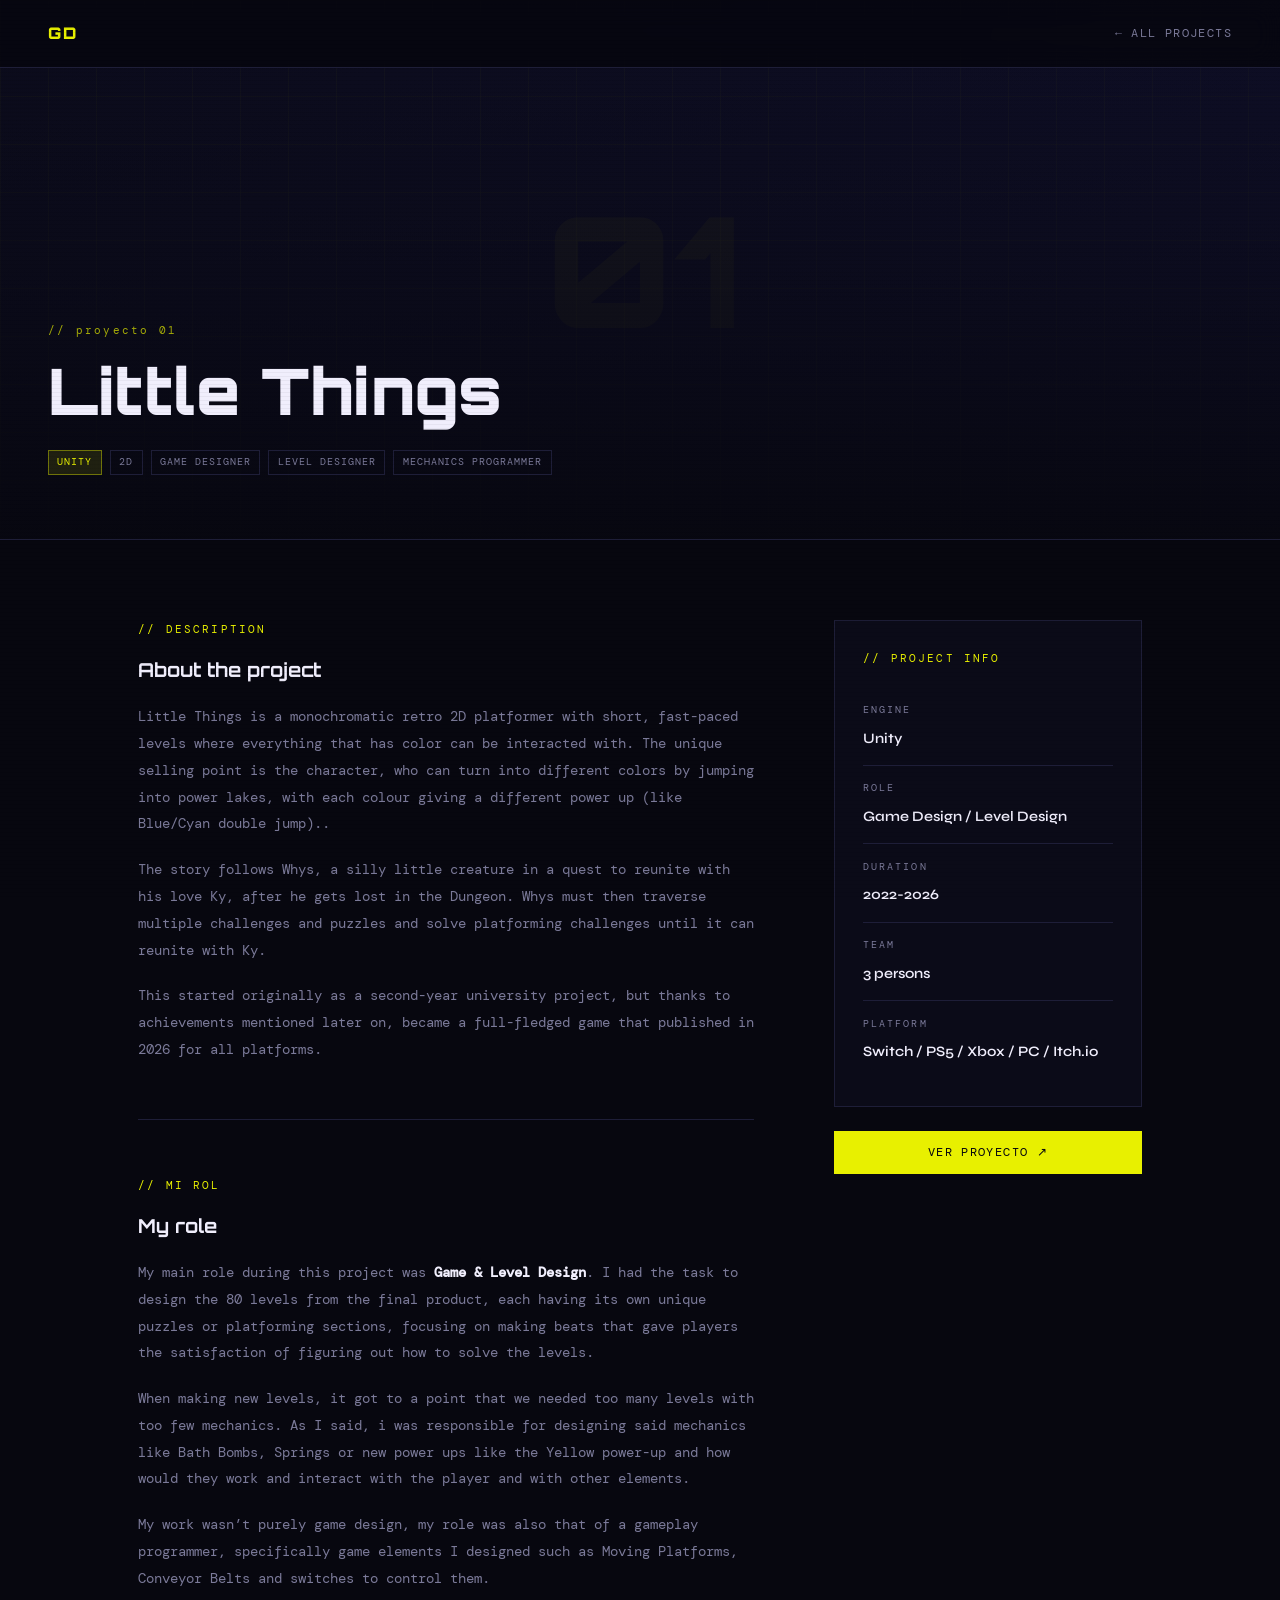
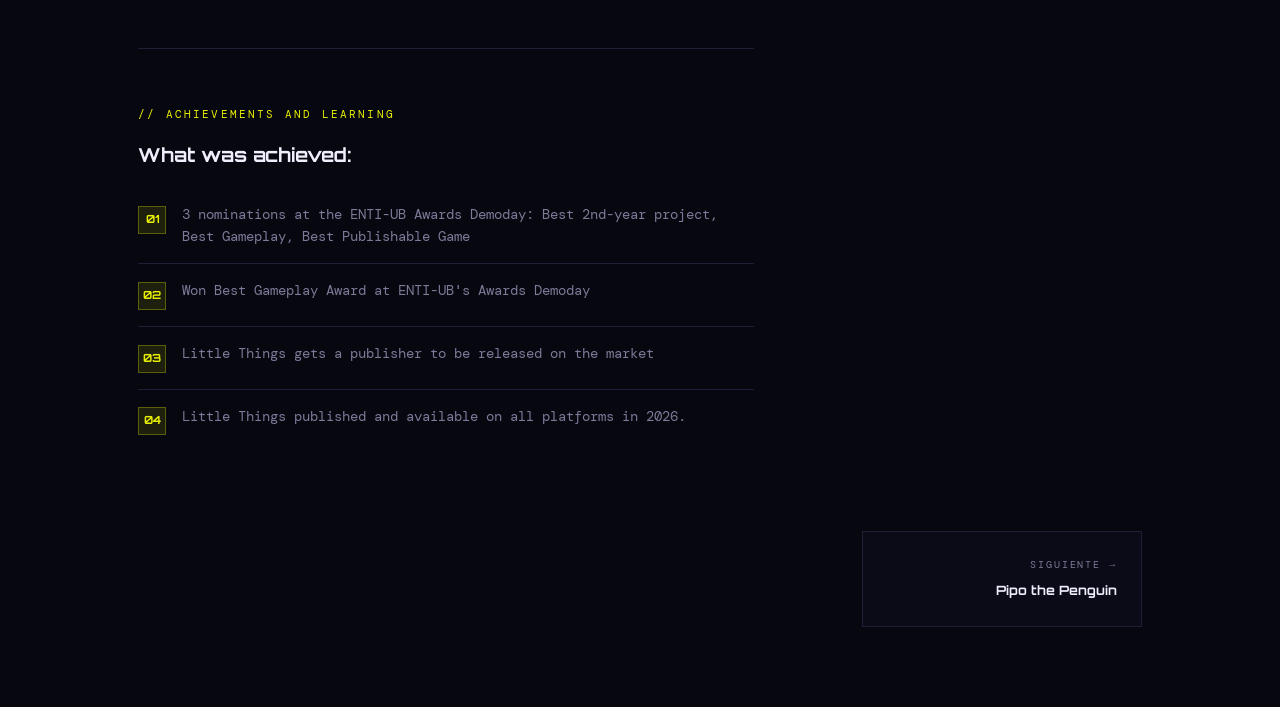
<file: project2.html>
<!DOCTYPE html>
<html lang="es">
<head>
<meta charset="UTF-8">
<meta name="viewport" content="width=device-width, initial-scale=1.0">
<title>Proyecto — GD Portfolio</title>
<link rel="preconnect" href="https://fonts.googleapis.com">
<link href="https://fonts.googleapis.com/css2?family=Orbitron:wght@400;700;900&family=DM+Mono:ital,wght@0,300;0,400;1,300&family=Syne:wght@400;600;800&display=swap" rel="stylesheet">
<style>
  *, *::before, *::after { box-sizing: border-box; margin: 0; padding: 0; }

  :root {
    --bg: #07070f;
    --surface: #0e0e1c;
    --border: #1e1e38;
    --accent: #e8f000;
    --accent-dim: rgba(232,240,0,0.10);
    --text: #f0eefc;
    --muted: #7b7a99;
    --card-bg: #0b0b18;
  }

  html { scroll-behavior: smooth; }

  body {
    background: var(--bg);
    color: var(--text);
    font-family: 'DM Mono', monospace;
    font-size: 15px;
    line-height: 1.7;
    overflow-x: hidden;
  }

  body::before {
    content: '';
    position: fixed;
    inset: 0;
    background: repeating-linear-gradient(
      0deg,
      transparent,
      transparent 3px,
      rgba(0,0,0,0.04) 3px,
      rgba(0,0,0,0.04) 4px
    );
    pointer-events: none;
    z-index: 1000;
  }

  /* ─── NAV ─── */
  nav {
    position: fixed;
    top: 0; left: 0; right: 0;
    z-index: 100;
    display: flex;
    justify-content: space-between;
    align-items: center;
    padding: 1.25rem 3rem;
    background: rgba(7,7,15,0.85);
    backdrop-filter: blur(12px);
    border-bottom: 1px solid var(--border);
  }

  .nav-logo {
    font-family: 'Orbitron', monospace;
    font-weight: 900;
    font-size: 1rem;
    color: var(--accent);
    letter-spacing: 0.1em;
    text-decoration: none;
  }

  .nav-back {
    display: flex;
    align-items: center;
    gap: 0.5rem;
    font-family: 'DM Mono', monospace;
    font-size: 0.72rem;
    letter-spacing: 0.12em;
    text-transform: uppercase;
    color: var(--muted);
    text-decoration: none;
    transition: color 0.2s;
  }
  .nav-back:hover { color: var(--accent); }
  .nav-back::before { content: '←'; }

  /* ─── HERO ─── */
  .project-hero {
    min-height: 60vh;
    display: flex;
    flex-direction: column;
    justify-content: flex-end;
    padding: 8rem 3rem 4rem;
    position: relative;
    overflow: hidden;
    border-bottom: 1px solid var(--border);
  }

  .hero-cover {
    position: absolute;
    inset: 0;
    width: 100%; height: 100%;
    object-fit: cover;
    filter: brightness(0.25) saturate(0.7);
  }

  .hero-cover-placeholder {
    position: absolute;
    inset: 0;
    display: flex;
    align-items: center;
    justify-content: center;
    font-family: 'Orbitron', monospace;
    font-weight: 900;
    font-size: 12vw;
    color: rgba(232,240,0,0.05);
    overflow: hidden;
  }
  .hero-cover-placeholder::before {
    content: '';
    position: absolute;
    inset: 0;
    background-image:
      linear-gradient(rgba(232,240,0,0.03) 1px, transparent 1px),
      linear-gradient(90deg, rgba(232,240,0,0.03) 1px, transparent 1px);
    background-size: 48px 48px;
  }

  .hero-overlay {
    position: absolute;
    inset: 0;
    background: linear-gradient(to top, rgba(7,7,15,0.95) 0%, rgba(7,7,15,0.5) 50%, rgba(7,7,15,0.2) 100%);
  }

  .project-hero-content {
    position: relative;
    z-index: 1;
    max-width: 900px;
    animation: fadeUp 0.6s ease both;
  }

  .project-number-tag {
    font-family: 'DM Mono', monospace;
    font-size: 0.7rem;
    letter-spacing: 0.2em;
    color: var(--accent);
    margin-bottom: 1rem;
    opacity: 0.7;
  }

  h1.project-title {
    font-family: 'Orbitron', monospace;
    font-weight: 900;
    font-size: clamp(2rem, 5vw, 4rem);
    line-height: 1.1;
    color: var(--text);
    margin-bottom: 1.5rem;
  }

  .project-meta-tags {
    display: flex;
    flex-wrap: wrap;
    gap: 0.5rem;
  }

  .tag {
    font-family: 'DM Mono', monospace;
    font-size: 0.62rem;
    letter-spacing: 0.1em;
    text-transform: uppercase;
    padding: 0.3em 0.85em;
    border: 1px solid var(--border);
    color: var(--muted);
  }
  .tag.accent {
    border-color: rgba(232,240,0,0.4);
    color: var(--accent);
    background: var(--accent-dim);
  }

  /* ─── CONTENT ─── */
  .project-content {
    max-width: 1100px;
    margin: 0 auto;
    padding: 5rem 3rem;
  }

  .content-grid {
    display: grid;
    grid-template-columns: 2fr 1fr;
    gap: 5rem;
    align-items: start;
  }

  .section-label {
    font-family: 'DM Mono', monospace;
    font-size: 0.68rem;
    letter-spacing: 0.2em;
    text-transform: uppercase;
    color: var(--accent);
    margin-bottom: 1.25rem;
  }

  h2.block-title {
    font-family: 'Orbitron', monospace;
    font-weight: 700;
    font-size: 1.2rem;
    color: var(--text);
    margin-bottom: 1.25rem;
    line-height: 1.3;
  }

  .prose {
    color: var(--muted);
    font-size: 0.88rem;
    line-height: 1.9;
  }
  .prose p { margin-bottom: 1.2rem; }
  .prose p:last-child { margin-bottom: 0; }

  .content-block {
    margin-bottom: 3.5rem;
    padding-bottom: 3.5rem;
    border-bottom: 1px solid var(--border);
  }
  .content-block:last-child { margin-bottom: 0; padding-bottom: 0; border-bottom: none; }

  /* Sidebar */
  .sidebar { position: sticky; top: 6rem; }

  .sidebar-card {
    background: var(--card-bg);
    border: 1px solid var(--border);
    padding: 1.75rem;
    margin-bottom: 1.5rem;
  }

  .sidebar-label {
    font-size: 0.65rem;
    letter-spacing: 0.2em;
    text-transform: uppercase;
    color: var(--muted);
    margin-bottom: 0.5rem;
  }

  .sidebar-value {
    font-family: 'Syne', sans-serif;
    font-size: 0.9rem;
    font-weight: 600;
    color: var(--text);
  }

  .sidebar-row {
    padding: 0.85rem 0;
    border-bottom: 1px solid var(--border);
  }
  .sidebar-row:last-child { border-bottom: none; }

  /* Achievements list */
  .achievements-list { list-style: none; }

  .achievements-list li {
    display: flex;
    gap: 1rem;
    padding: 1rem 0;
    border-bottom: 1px solid var(--border);
    font-size: 0.85rem;
    color: var(--muted);
    line-height: 1.6;
  }
  .achievements-list li:last-child { border-bottom: none; }

  .achievement-icon {
    flex-shrink: 0;
    width: 28px; height: 28px;
    background: var(--accent-dim);
    border: 1px solid rgba(232,240,0,0.3);
    display: flex;
    align-items: center;
    justify-content: center;
    font-size: 0.7rem;
    color: var(--accent);
    font-family: 'Orbitron', monospace;
    font-weight: 700;
    margin-top: 0.1rem;
  }

  /* Nav between projects */
  .project-nav {
    max-width: 1100px;
    margin: 0 auto;
    padding: 0 3rem 5rem;
    display: flex;
    justify-content: space-between;
    gap: 1rem;
  }

  .project-nav-link {
    display: flex;
    flex-direction: column;
    gap: 0.4rem;
    text-decoration: none;
    padding: 1.5rem;
    background: var(--card-bg);
    border: 1px solid var(--border);
    flex: 1;
    transition: border-color 0.2s;
    max-width: 280px;
  }
  .project-nav-link:hover { border-color: var(--accent); }

  .nav-link-label {
    font-size: 0.65rem;
    letter-spacing: 0.18em;
    text-transform: uppercase;
    color: var(--muted);
  }
  .nav-link-title {
    font-family: 'Orbitron', monospace;
    font-size: 0.8rem;
    font-weight: 700;
    color: var(--text);
  }

  .project-nav-link.next { text-align: right; margin-left: auto; }
  .project-nav-link.prev .nav-link-label::before { content: '← '; }
  .project-nav-link.next .nav-link-label::after { content: ' →'; }

  /* ─── ANIMATIONS ─── */
  @keyframes fadeUp {
    from { opacity: 0; transform: translateY(20px); }
    to   { opacity: 1; transform: translateY(0); }
  }

  .reveal {
    opacity: 0;
    transform: translateY(24px);
    transition: opacity 0.6s ease, transform 0.6s ease;
  }
  .reveal.visible { opacity: 1; transform: translateY(0); }

  /* ─── RESPONSIVE ─── */
  @media (max-width: 900px) {
    nav { padding: 1rem 1.5rem; }
    .project-hero { padding: 6rem 1.5rem 3rem; }
    .project-content { padding: 3rem 1.5rem; }
    .content-grid { grid-template-columns: 1fr; gap: 2rem; }
    .sidebar { position: static; }
    .project-nav { padding: 0 1.5rem 3rem; }
  }
</style>
</head>
<body>

<nav>
  <a href="index.html" class="nav-logo">GD</a>
  <a href="index.html#projects" class="nav-back">All Projects</a>
</nav>

<!-- HERO -->
<section class="project-hero" id="project-hero">
  <!-- Si tienes imagen: <img class="hero-cover" src="ruta/imagen.jpg" alt=""> -->
  <div class="hero-cover-placeholder" id="hero-placeholder"></div>
  <div class="hero-overlay"></div>

  <div class="project-hero-content">
    <div class="project-number-tag" id="project-number"></div>
    <h1 class="project-title" id="project-title">Loading...</h1>
    <div class="project-meta-tags" id="project-tags"></div>
  </div>
</section>

<!-- CONTENT -->
<div class="project-content">
  <div class="content-grid">

    <!-- MAIN COLUMN -->
    <div class="main-col">

      <div class="content-block reveal">
        <div class="section-label">// description</div>
        <h2 class="block-title" id="about-title">About the project</h2>
        <div class="prose" id="project-description">
          <p>Loading...</p>
        </div>
      </div>

      <div class="content-block reveal">
        <div class="section-label">// mi rol</div>
        <h2 class="block-title" id="role-title">My role</h2>
        <div class="prose" id="project-role">
          <p>Loading...</p>
        </div>
      </div>

      <div class="content-block reveal">
        <div class="section-label">// Achievements and learning</div>
        <h2 class="block-title">What was achieved:</h2>
        <ul class="achievements-list" id="project-achievements"></ul>
      </div>

    </div>

    <!-- SIDEBAR -->
    <aside class="sidebar reveal">

      <div class="sidebar-card">
        <div class="section-label">// Project info</div>
        <div class="sidebar-row">
          <div class="sidebar-label">Engine</div>
          <div class="sidebar-value" id="info-engine">—</div>
        </div>
        <div class="sidebar-row">
          <div class="sidebar-label">Role</div>
          <div class="sidebar-value" id="info-role">—</div>
        </div>
        <div class="sidebar-row">
          <div class="sidebar-label">Duration</div>
          <div class="sidebar-value" id="info-duration">—</div>
        </div>
        <div class="sidebar-row">
          <div class="sidebar-label">Team</div>
          <div class="sidebar-value" id="info-team">—</div>
        </div>
        <div class="sidebar-row">
          <div class="sidebar-label">Platform</div>
          <div class="sidebar-value" id="info-platform">—</div>
        </div>
      </div>

      <div id="link-btn-container"></div>

    </aside>
  </div>
</div>

<!-- PROJECT NAV -->
<div class="project-nav" id="project-nav"></div>

<!-- ─── PROJECT DATA ─── -->
<script>
const PROJECTS = [
  {
    id: 0,
    number: "01",
    title: "Little Things",
    tags: ["Unity", "2D", "Game Designer", "Level Designer", "Mechanics Programmer"],
    accentTag: "Unity",
    bgColor: "linear-gradient(135deg,#0d0d20,#111130)",
    engine: "Unity",
    role: "Game Design / Level Design",
    duration: "2022-2026",
    team: "3 persons",
    platform: "Switch / PS5 / Xbox / PC / Itch.io ",
    link: "https://reiven-9045.itch.io/little-things",
    description: `
      <p>Little Things is a monochromatic retro 2D platformer with short, fast-paced levels where everything that has color can be interacted with.
      The unique selling point is the character, who can turn into different colors by jumping into power lakes, with each colour giving a different power up (like Blue/Cyan double jump)..</p>
      <p>The story follows Whys, a silly little creature in a quest to reunite with his love Ky, after he gets lost in the Dungeon. 
        Whys must then traverse multiple challenges and puzzles and solve platforming challenges until it can reunite with Ky.</p>
      <p>This started originally as a second-year university project, but thanks to achievements mentioned later on, became a full-fledged game that published in 2026 for all platforms.</p>
    `,
    roleDescription: `
      <p>My main role during this project was <strong style="color:var(--text)">Game & Level Design</strong>.
        I had the task to design the 80 levels from the final product, 
        each having its own unique puzzles or platforming sections, 
        focusing on making beats that gave players the satisfaction of figuring out how to solve the levels.</p>
      <p>When making new levels, it got to a point that we needed too many levels with too few mechanics.
        As I said, i was responsible for designing said mechanics like Bath Bombs, Springs or new power ups like the Yellow power-up and how would they work and interact with the player and with other elements. </p>
        <p>My work wasn’t purely game design, 
          my role was also that of a gameplay programmer, 
          specifically game elements I designed such as Moving Platforms, 
          Conveyor Belts and switches to control them.</p>
    `,
    achievements: 
    [
      "3 nominations at the ENTI-UB Awards Demoday: Best 2nd-year project, Best Gameplay, Best Publishable Game",
      "Won Best Gameplay Award at ENTI-UB's Awards Demoday",
      "Little Things gets a publisher to be released on the market",
      "Little Things published and available on all platforms in 2026."
    ]
  },
  {
    id: 1,
    number: "02",
    title: "Pipo the Penguin",
    tags: ["Unity", "Level Design", "3D"],
    accentTag: "Unity",
    bgColor: "linear-gradient(135deg,#0d1020,#0c1430)",
    engine: "Unity 6",
    role: "Level Designer",
    duration: "2025-2026",
    team: "5 persons",
    platform: "PC",
    link: "",
    description: `
      <p>Pipo the Penguin is a dynamic 3D platformer where your objective is to go as fast as possible with the moveset of a penguin.</p>
      <p>The game center around Pipo, an indebted penguin who forgets to catch a ferry and his family abandons him.
        He must then explore different areas of the South Pole, finding enough Golden Coins to pay his ticket and reunite with his family.</p>
       <p>This project served as the final year project and as the base of my TFG (Final Degree Project)</p>
    `,
    roleDescription: `
      <p>My main role was <strong style="color:var(--text)">Level Designer</strong>. I designed and worked on multiple
        levels from drafts to block out to the final product with all the dressing.</p>
      <p>The main objective was to figure different gimmicks for levels that would work for a 'speedrunning' playstyle
        , since the main appeal of the game is to try and go as fast as you can.
        The majority of levels focus on a linear experience with touches of exploration to make the player enjoy going off the beaten path.</p>
        Although not all levels made the cut, it served as a learning experience that 
        helped me see the key importance of a good relation between the controller and
        the levels.</p>
    `,
    achievements: [
      "Designed and implemented 5 levels, from scratch to dressed ",
      "Learned to use modeling tools such as ProBuilder",
      "3 nominations at ENTI-UB's DemoDay Awards: Best TFG/VS, Best Gameplay and Best Trailer ",
      "Won Best Trailer Award at ENTI-UB's Demoday Awards"
    ]
  },
  {
    id: 2,
    number: "03",
    title: "Time Shards",
    tags: ["Unity", "Producer", "Game Design", "Level Design", "Mechanics Programmer"],
    accentTag: "Unity",
    bgColor: "linear-gradient(135deg,#100d20,#180d2e)",
    engine: "Unity 6",
    role: "Producer, Game Designer",
    duration: "2024-2025",
    team: "5 persons",
    platform: "PC",
    link: "",
    description: `
      <p>Time Shards is a 2DHD roguelike with a turn-based combat system executed in real-time.
        Similar to ARCO, you would plan out your moves for a turn and the actions were executed at the same
        time as the enemies.</p>
        <p>After each battle, the player could explore a node map with different paths and events
          that helped you upgrade your abilities and attacks.</p>
          <p>This project was started as a third-year project</p>
    `,
    roleDescription: `
      <p>My main role in this project was <strong style="color:var(--text)">Producer</strong>, though
        I also was lead <strong style="color:var(--text)">Game Designer & Gameplay Programmer</strong>.
         With the role of Producer i had to plan out sprints, 
         assign tasks and check in on everyone during said sprints, 
         balancing out the total work hours we could do during certain weeks.</p>

      <p><strong style="color:var(--text)">Game Design</strong> was focused mainly on what abilities and enemies there could be, 
        how they behaved and interacted with the world. 
        I also designed the shop and economy system, 
        making formulas to define how much EXP (the coin of the game) 
        you could obtain each round depending on how well had you played a level.</p>

        <p>
          Finally, as a <strong style="color:var(--text)">Gameplay Programmer</strong> I focused on programming the turn system manager, 
          that tracked when were you on the developing turn phase or in the execution phase 
          in order for the player to track what they had to do.
          The first iterations of the combat system were also developed by me 
          and used by our lead programmer as pillars for the revamped system.
          I also programmed the shop system, 
          where it featured a pool of items it could choose from to put on display and to them equip or upgrade the player if they already had the ability.
          </p>

          <p>While I am incredibly proud of the final output, a cohesive and well-executed game,
             it did not meet some of the objectives we initially anticipated 
             like a DemoDay nomination. 
             Nevertheless, I consider this project a personal milestone.
            Acting as the project's Producer allowed me to navigate the complexities of 
            project management and team leadership for the first time. 
            This 'trial by fire' taught me how to balance creative vision with 
            logistical constraints. The project may not have been the hit we initially expected, 
            but it was a trigger for my growth as a multidisciplinary professional, 
            equipping me with a toolkit I use on my daily work basis.</p>
    `,
    achievements: [
      "Designed a turn-based real-time combat system",
      "Designed and developed a unique shopping system",
      "Designed a reward system based on your performance in combat",
      "Learnt more about being a SCRUM master and task assigning"
    ]
  },
  {
    id: 3,
    number: "04",
    title: "Donkey Kong Phaser Remake",
    tags: ["Phaser", "JavaScript", "Mechanics"],
    accentTag: "Phaser",
    bgColor: "linear-gradient(135deg,#0d1a12,#0d1e14)",
    engine: "Phaser",
    role: "Mechanics Programmer",
    duration: "3 months",
    team: "3 Person",
    platform: "PC",
    link: "",
    description: `
      <p>This project (as the name indicates) consists of a rendition of Donkey Kong 
        made in Phaser. This project was developed by a team of three with the objective
         to learn more about how the Phaser engine works,
          as well as to learn a bit about soft skills,
           especially on the task assignment section, for which we used Jira.</p>
           <p>
            The game featured only 2 levels from the original game, as we ran in a tight schedule. We did, however, implement all of the mechanics in each of the levels which included:</p>

<p>- Power Hammer</p>

<p>- Ladders</p>

<p>- Barrels</p>

<p>- Fire Barrel</p>

<p>- Springs</p>

<p>- Collectibles</p>

<p>As well as other details like a point system and sound effects and interactions.
            </p>
    `,
    roleDescription: `
      <p>My role was primarily Mechanics Programmer, 
        focusing especially on Donkey Kong coding its behavior throwing specific
         Barrels at some points of the game (like how the first always goes straight down),
          the regular Barrels where i coded the paths they can take,
           either going down floor by floor or straight down,
            as well as what type of barrel can it be, like the blue that lits up the
             Fire Barrel, the Fire Barrel, which once lit up spawned the Fire Enemy
              that chased down the player and the Ladders that the player could climb up or
               not, depending on if they were broken down.</p>


      <p>I also had the QA role, 
        testing mechanics my partners had developed to see if they were working properly 
        and finding, recreating and reporting any bugs on the features
         we were implementing and finding ways to fix them.</p>
    `,
    achievements: [
      "This project was used as a learning experience on soft skills and task assigning, so there were no significant achievements made other than the formation of the people involved."
    ]
  },
  {
    id: 4,
    number: "05",
    title: "1942 SDL Remake",
    tags: ["SDL", "C++", "Arcade"],
    accentTag: "SDL",
    bgColor: "linear-gradient(135deg,#1a100d,#201410)",
    engine: "SDL",
    role: "Programmer",
    duration: "4 meses",
    team: "2 persons",
    platform: "PC",
    link: "",
    description: `
      <p>This project (as the name indicates) consists of a rendition of the arcade game 1942
         made in the SDL engine.
          This project was developed by a team of two with the objective to learn more
           about how the SDL engine works.
            The project featured three enemy types with different flight patterns
             that were loaded up via XML and different levels that loaded different pattern
              of enemies.</p>

              <p>Apart from the regular gameplay, 
                it also featured a Menu where you could choose to check a ranking out 
                to see where your score stood. This score and ranking was also saved, 
                read and written in an XML, that loaded when you checked the ranking menu.
                 You could also mute the sound effects in gameplay with this menu.</p>
    `,
    roleDescription: `
      <p>I programmed the menu navigation and the different actions you could 
        do except the ranking system in itself.</p>
        <p>Gameplay wise y coded the player controller, so basically the movement, 
          the ability to shoot and collision detections with enemies, projectiles and boosts.
          Furthermore, I also coded the enemy behaviors and movement patterns, l
          ike moving in a V shape or doing a loop and shooting when the time was adequate. </p>
    `,
    achievements: [
      "Learnt how to use SDL in a game development enviroment",
      "Learnt the usage of XMLs, writing and reading info in them",
      "Learnt how to develop enemy behaviors based on said information",
      
    ]
  },
  {
    id: 5,
    number: "06",
    title: "Player Controller for Movement Shooter",
    tags: ["Unreal Engine 5", "Game Design", "BluePrints"],
    accentTag: "Unreal Engine 5",
    bgColor: "linear-gradient(135deg,#0d1818,#0a1a1a)",
    engine: "Unreal Engine 5",
    role: "Game Designer, Gameplay Programmer",
    duration: "2 weeks",
    team: "2 persons",
    platform: "PC",
    link: "",
    description: `
      <p>This project consisted in the design and development of a player controller. 
        The original idea was to recreate 1:1 the Ultrakill player controller
         in Unreal Engine 5 but it ended up translating in a prototype for a game
          that never happened.</p>

      <p>The game was essentially a boomer shooter but more vertical than Doom and each level
         had a timer that would kill you instantly if dropped to 0.
          You could regain time by killing enemies, healing or obtaining more ammo. 
          The game loop consisted on surviving enemy waves.</p>
    `,
    roleDescription: `
      <p>My job was to program the whole chracter controller using Unreal’s blueprints. 
        The basic movement was already done in the Engine, 
        so I could focus on developing the movement mechanics as well as the weapon. These features were the following:</p>
        <p><strong style="color:var(--text)">Weapon</strong></p>
        <p>- Regular Shot: A hitscan shot that dealt damage and interacted with physics objects, 
          pushing them depending on the spot you hit them</p>
          <p>- Charged shot: A projectile you could charge and depending on the
             time of charge it would deal more damage and travel faster and further</p>
             <p><strong style="color:var(--text)">Movement</strong></p>
        <p>- Dash: A directional dash based on which direction were you moving in</p>
        <p>- Ground Slam: When airbone, the player could quickly come back down by using this mechanic</p>
        <p>- Boosted Jump: after doing a Ground Slam, if you pressed the jump button in a small
           period of time, your jump would receive a significant height boost. 
           This boost was defined by how long were you falling and the strength of impact.</p>
        <p>- Slide: When on ground, the player would crouch and slide in the direction they were looking at</p>

        <p></p>
        <p>I also made the timer system and a very rudimentary enemy pool system 
          where the game would spawn in a melee enemy that would chase you down
           or a ranged enemy that could approach, shoot or back away from you depending
            on their distance from you.</p>
    `,
    achievements: [
      "Learned more in depth the use of blueprints in Unreal 5",
      "Designed and implemented a satisfactory character controller",
      "Developed a coherent gameloop for a prototype",
      "Designed and programmed enemy behavior for the ranged enemy"
    ]
  }
];

// ─── Load project from URL param ───
function getProjectId() {
  const params = new URLSearchParams(window.location.search);
  const id = parseInt(params.get('id'));
  return isNaN(id) ? 0 : Math.max(0, Math.min(id, PROJECTS.length - 1));
}

function renderProject(id) {
  const p = PROJECTS[id];

  document.title = p.title + ' — GD Portfolio';

  // Hero
  document.getElementById('hero-placeholder').textContent = p.number;
  document.getElementById('hero-placeholder').style.background = p.bgColor;
  document.getElementById('project-number').textContent = `// proyecto ${p.number}`;
  document.getElementById('project-title').textContent = p.title;

  const tagsEl = document.getElementById('project-tags');
  tagsEl.innerHTML = p.tags.map(t =>
    `<span class="tag${t === p.accentTag ? ' accent' : ''}">${t}</span>`
  ).join('');

  // Sidebar info
  document.getElementById('info-engine').textContent = p.engine;
  document.getElementById('info-role').textContent = p.role;
  document.getElementById('info-duration').textContent = p.duration;
  document.getElementById('info-team').textContent = p.team;
  document.getElementById('info-platform').textContent = p.platform;

  // Link button
  if (p.link) {
    document.getElementById('link-btn-container').innerHTML =
      `<a href="${p.link}" target="_blank" class="btn btn-primary" style="
        display:block; width:100%; text-align:center; text-decoration:none;
        font-family:'DM Mono',monospace; font-size:0.72rem; letter-spacing:0.12em;
        text-transform:uppercase; padding:1em 2em;
        background:var(--accent); color:var(--bg); transition:background 0.2s;
      ">Ver proyecto ↗</a>`;
  }

  // Description
  document.getElementById('project-description').innerHTML = p.description;

  // Role
  document.getElementById('project-role').innerHTML = p.roleDescription;

  // Achievements
  const achEl = document.getElementById('project-achievements');
  achEl.innerHTML = p.achievements.map((a, i) =>
    `<li>
      <div class="achievement-icon">${String(i+1).padStart(2,'0')}</div>
      <span>${a}</span>
    </li>`
  ).join('');

  // Prev / next nav
  const navEl = document.getElementById('project-nav');
  const prevHTML = id > 0
    ? `<a href="project.html?id=${id-1}" class="project-nav-link prev">
        <span class="nav-link-label">Anterior</span>
        <span class="nav-link-title">${PROJECTS[id-1].title}</span>
       </a>` : '<div></div>';

  const nextHTML = id < PROJECTS.length - 1
    ? `<a href="project.html?id=${id+1}" class="project-nav-link next">
        <span class="nav-link-label">Siguiente</span>
        <span class="nav-link-title">${PROJECTS[id+1].title}</span>
       </a>` : '<div></div>';

  navEl.innerHTML = prevHTML + nextHTML;
}

// ─── Init ───
const currentId = getProjectId();
renderProject(currentId);

// Scroll reveal
const observer = new IntersectionObserver((entries) => {
  entries.forEach(e => {
    if (e.isIntersecting) {
      e.target.classList.add('visible');
      observer.unobserve(e.target);
    }
  });
}, { threshold: 0.08 });

document.querySelectorAll('.reveal').forEach((el, i) => {
  el.style.transitionDelay = (i * 0.1) + 's';
  observer.observe(el);
});
</script>
</body>
</html>
</file>
